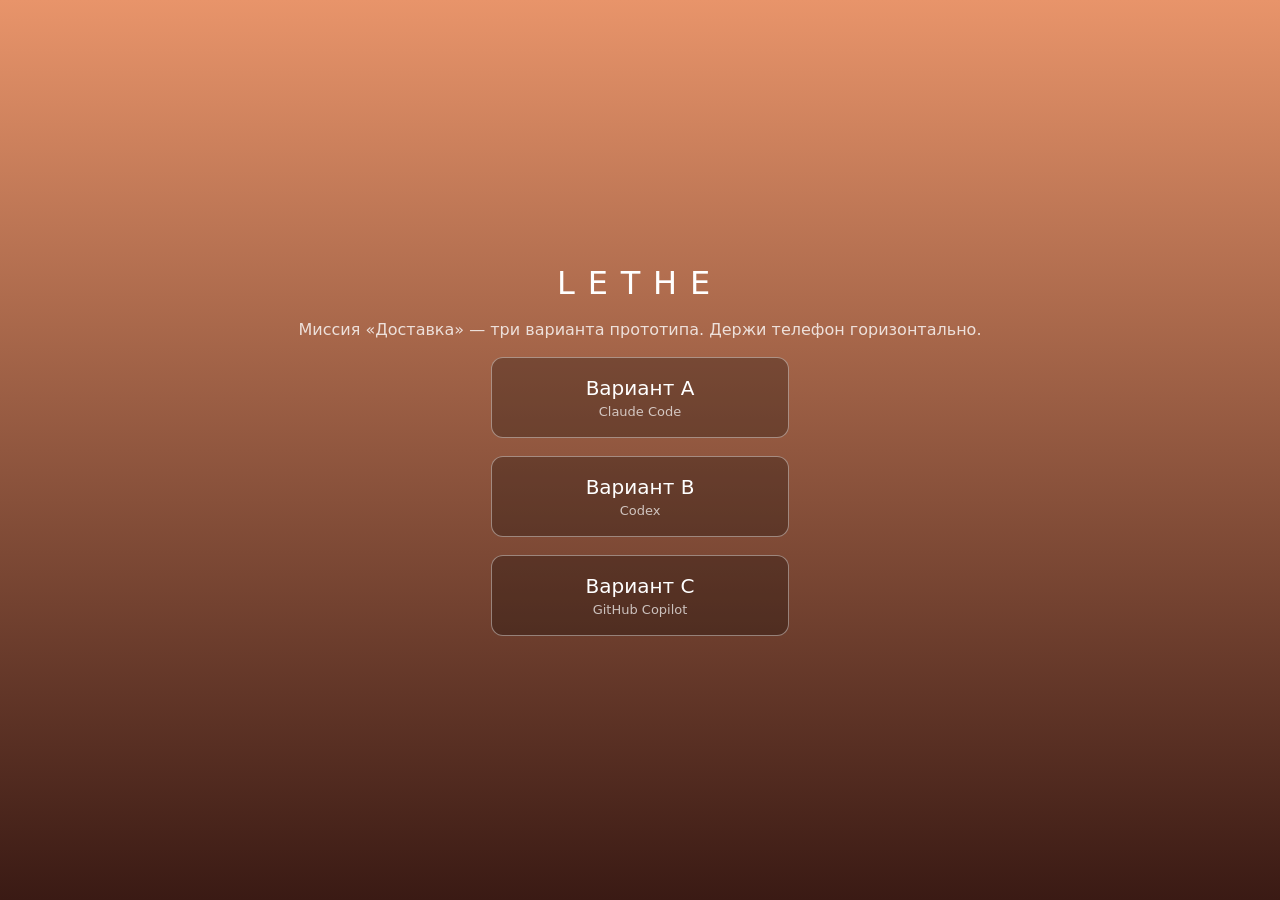
<file: index.html>
<!doctype html><html lang="ru"><head><meta charset="utf-8"><meta name="viewport" content="width=device-width,initial-scale=1">
<title>LETHE / ЛЕТА — Delivery prototype</title>
<style>body{margin:0;min-height:100vh;background:linear-gradient(#e8946a,#3a1a14);color:#fff;font-family:system-ui,sans-serif;display:flex;flex-direction:column;align-items:center;justify-content:center;gap:18px;text-align:center}
h1{letter-spacing:.4em;font-weight:300;margin:0}p{opacity:.8;margin:0 12px}a{display:block;width:260px;padding:18px;border:1px solid #fff6;border-radius:12px;color:#fff;text-decoration:none;background:#0004;font-size:20px}a small{display:block;opacity:.7;font-size:13px;margin-top:4px}</style></head>
<body><h1>LETHE</h1><p>Миссия «Доставка» — три варианта прототипа. Держи телефон горизонтально.</p>
<a href="./claude/">Вариант A<small>Claude Code</small></a>
<a href="./codex/">Вариант B<small>Codex</small></a>
<a href="./copilot/">Вариант C<small>GitHub Copilot</small></a>
</body></html>
</file>
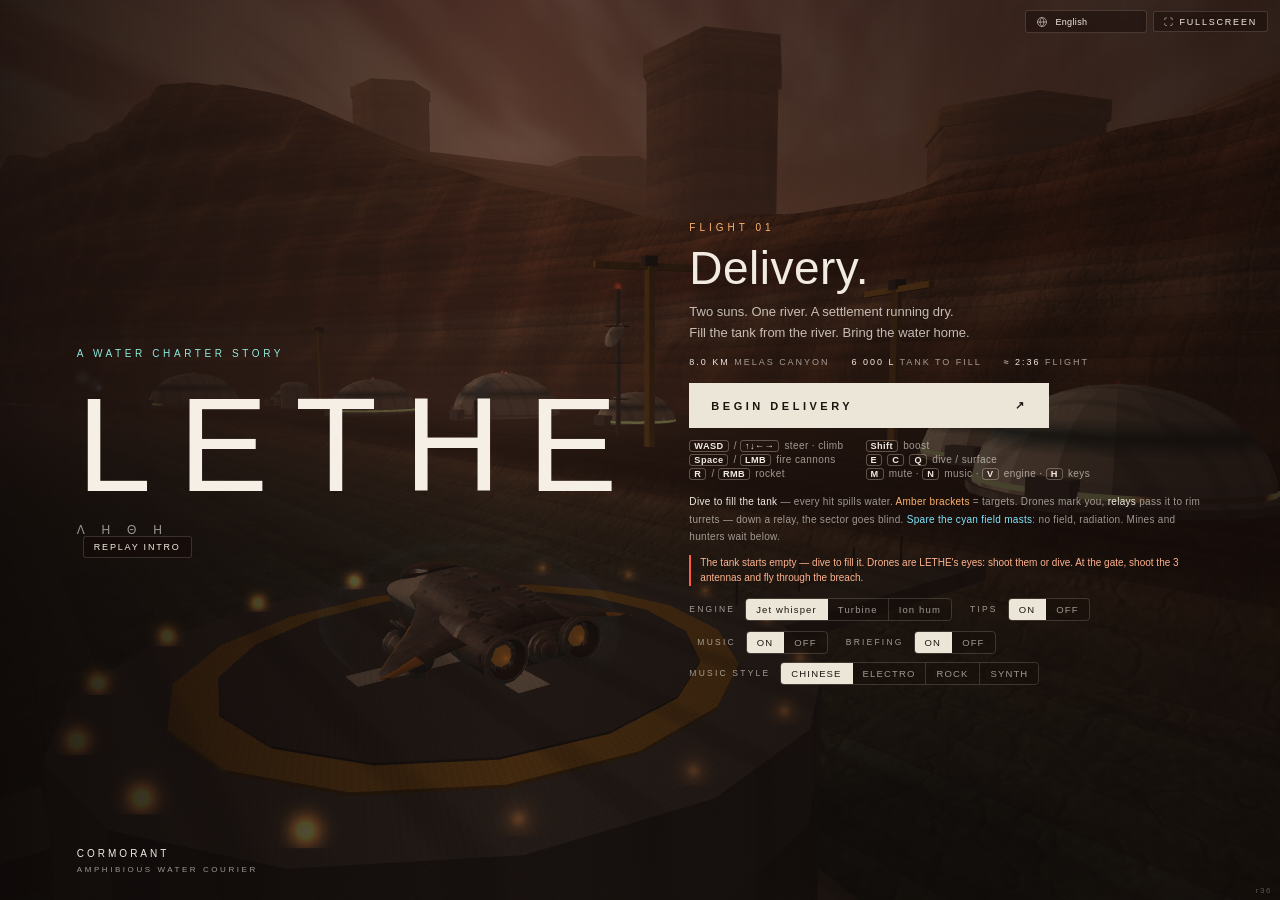
<file: claude/index.html>
<!doctype html>
<html lang="en">
<head>
<meta charset="utf-8">
<meta name="viewport" content="width=device-width,initial-scale=1,maximum-scale=1,user-scalable=no,viewport-fit=cover">
<meta name="theme-color" content="#1c120e">
<meta name="mobile-web-app-capable" content="yes">
<meta name="apple-mobile-web-app-capable" content="yes">
<title>LETHE — Delivery</title>
<link rel="icon" href="data:,">
<link rel="manifest" href="manifest.webmanifest?v=r36">
<link rel="apple-touch-icon" href="assets/icon-192.png">
<style>
  :root{--sl:env(safe-area-inset-left,0px);--sr:env(safe-area-inset-right,0px);--st:env(safe-area-inset-top,0px);--sb:env(safe-area-inset-bottom,0px);
    --ink:#f2ebe2;--dim:rgba(242,235,226,.62);--amber:#ffb36b;--teal:#8fe9dc;--cyan:#7fe6ff;--red:#ff5a44;--line:rgba(255,236,214,.16);
    /* round 25: system fonts only — CJK / Hangul / Devanagari fall through to whatever the OS ships */
    --latin:-apple-system,BlinkMacSystemFont,"SF Pro Display","Segoe UI",Roboto,"Helvetica Neue",Arial;
    --cjk:"Noto Sans CJK SC","PingFang SC","Hiragino Sans","Microsoft YaHei","Noto Sans JP","Yu Gothic","Apple SD Gothic Neo","Malgun Gothic","Noto Sans KR","Noto Sans Devanagari","Nirmala UI","Mangal";
    --font:var(--latin),var(--cjk),sans-serif}
  html[lang=zh-Hans]{--font:var(--latin),"Noto Sans CJK SC","PingFang SC","Microsoft YaHei","Source Han Sans SC",var(--cjk),sans-serif}
  html[lang=ja]{--font:var(--latin),"Noto Sans CJK JP","Hiragino Sans","Hiragino Kaku Gothic ProN","Yu Gothic","Meiryo","Noto Sans JP",var(--cjk),sans-serif}
  html[lang=ko]{--font:var(--latin),"Noto Sans CJK KR","Apple SD Gothic Neo","Malgun Gothic","Noto Sans KR",var(--cjk),sans-serif}
  html[lang=hi]{--font:var(--latin),"Noto Sans Devanagari","Kohinoor Devanagari","Nirmala UI","Mangal",var(--cjk),sans-serif}
  *{box-sizing:border-box;margin:0;padding:0}
  html,body{width:100%;height:100%;overflow:hidden;background:#1b0f0b;color:var(--ink);
    font-family:var(--font);font-weight:400;
    -webkit-font-smoothing:antialiased;-webkit-user-select:none;user-select:none;-webkit-touch-callout:none;touch-action:none;-webkit-tap-highlight-color:transparent}
  canvas{display:block;position:fixed;inset:0;width:100%;height:100%;outline:none}
  .ov{position:fixed;inset:0;pointer-events:none}
  #tintUnder{background:radial-gradient(ellipse at 50% 35%,rgba(40,170,160,.06) 20%,rgba(0,40,48,.5) 100%);opacity:0;transition:opacity .35s}
  #tintRad{background:radial-gradient(ellipse at center,rgba(255,30,0,.08) 20%,rgba(190,10,0,.34) 65%,rgba(120,0,0,.7) 100%);opacity:0}
  #tintHit{background:radial-gradient(ellipse at center,transparent 40%,rgba(255,120,40,.5) 100%);opacity:0}
  #tintShield{background:radial-gradient(ellipse at center,transparent 45%,rgba(90,220,255,.35) 100%);opacity:0}
  #tintLock{box-shadow:inset 0 0 0 2px rgba(255,60,40,.0);opacity:0;background:radial-gradient(ellipse at center,transparent 60%,rgba(255,40,20,.22) 100%)}
  #fade{background:#120a07;opacity:1;transition:opacity 1.2s ease;z-index:30}
  #fade.off{opacity:0}

  /* ---------- HUD ---------- */
  #hud{position:fixed;inset:0;pointer-events:none;opacity:0;transition:opacity .8s ease .2s;font-size:11px;letter-spacing:.14em;text-shadow:0 1px 3px rgba(0,0,0,.55)}
  /* soft top scrim keeps the thin HUD legible against a bright sky / sun */
  #hud::before{content:"";position:absolute;left:0;right:0;top:0;height:min(150px,34vh);background:linear-gradient(180deg,rgba(14,7,4,.38),rgba(14,7,4,.14) 55%,transparent)}
  body.playing #hud{opacity:1}
  .lbl{display:flex;justify-content:space-between;align-items:baseline;font-size:9.5px;font-weight:500;color:var(--dim);gap:8px;white-space:nowrap}
  .lbl i{font-style:normal;opacity:.6;font-weight:400;letter-spacing:.08em}
  .lbl b{font-weight:500;color:var(--ink);font-variant-numeric:tabular-nums;letter-spacing:.06em;font-size:11px}
  .bar{position:relative;height:3px;background:rgba(255,240,225,.13);border-radius:2px;overflow:hidden;margin-top:4px}
  .bar>div{position:absolute;inset:0;transform-origin:left;border-radius:2px;transition:background .3s}
  .bar>.ghost{background:rgba(255,255,255,.45)!important}
  #pL{position:absolute;left:calc(16px + var(--sl));top:calc(12px + var(--st));width:198px}
  #pL .row{margin-bottom:9px}
  #bCargo>div.v{background:linear-gradient(90deg,#29b8b0,#8ff2e6)}
  #bShield>div.v{background:linear-gradient(90deg,#3bb7ff,#9ff0ff);box-shadow:0 0 6px #6fe0ff}
  #bHealth>div.v{background:linear-gradient(90deg,#e8954a,#ffe0a0)}
  #bRad>div.v{background:linear-gradient(90deg,#ff5030,#ff9a60)}
  .row.pulse{animation:pulse .5s ease}
  @keyframes pulse{0%{transform:translateX(0)}20%{transform:translateX(3px);filter:brightness(1.8)}45%{transform:translateX(-2px)}70%{transform:translateX(1px)}100%{transform:none}}
  .row.regen .bar{box-shadow:0 0 10px rgba(110,220,255,.65)}
  .row.regen .lbl span{color:var(--cyan)}
  .row.down .lbl b{color:var(--red)}
  /* round 6: water burn — steam-white tag under the cargo bar (space reserved, so the panel never jumps) */
  #burnTag{height:20px;margin-top:3px;font-size:8.5px;font-weight:600;letter-spacing:.16em;line-height:1.15;color:#e8f4ff;overflow:hidden;
    text-shadow:0 0 6px rgba(160,225,255,.7);opacity:0;transition:opacity .3s}
  #burnTag i{display:block;font-style:normal;font-weight:400;font-size:7.5px;letter-spacing:.12em;color:rgba(200,238,255,.72)}
  #rCargoRow.burn #burnTag{opacity:1;animation:burnP 1.1s ease-in-out infinite}
  @keyframes burnP{50%{opacity:.5}}
  #rCargoRow.burn .bar::after{content:"";position:absolute;inset:0;background:linear-gradient(90deg,transparent,rgba(235,250,255,.85) 50%,transparent);
    width:40%;animation:burnS 1.3s linear infinite;mix-blend-mode:screen}
  @keyframes burnS{from{transform:translateX(-100%)}to{transform:translateX(250%)}}
  #rCargoRow.burn .bar{box-shadow:0 0 8px rgba(190,235,255,.55)}
  /* round 26: tank filling (cyan, rising shimmer), intake full, +/- water ticks, breach countdown, build tag */
  #rCargoRow .lbl{position:relative;gap:5px}
  #tSpd{font-style:normal;font-size:9px;letter-spacing:0;opacity:.8;margin-left:auto;font-variant-numeric:tabular-nums}
  #tankTick{position:absolute;right:0;top:21px;font-style:normal;font-size:12px;font-weight:600;letter-spacing:.04em;white-space:nowrap;opacity:0;
    font-variant-numeric:tabular-nums;pointer-events:none}
  #tankTick.up{color:#8ff2e6;text-shadow:0 0 8px rgba(80,240,220,.8)} #tankTick.dn{color:#ff8a6a;text-shadow:0 0 8px rgba(255,90,60,.7)}
  #tankTick.on{animation:tickIn 1.1s ease forwards}
  @keyframes tickIn{0%{opacity:0;transform:translateY(6px)}15%{opacity:1;transform:none}70%{opacity:1}100%{opacity:0;transform:translateY(-6px)}}
  #rCargoRow.fill #burnTag{opacity:1;color:#bffaf2;text-shadow:0 0 6px rgba(80,240,220,.8);animation:burnP 1.1s ease-in-out infinite}
  #rCargoRow.fill #burnTag.intake{color:#ffe0a0;text-shadow:0 0 6px rgba(255,190,90,.6);animation:none}
  #rCargoRow.fill .bar{box-shadow:0 0 10px rgba(80,240,220,.75)}
  #rCargoRow.fill .lbl span,#rCargoRow.fill .lbl b{color:#8ff2e6}
  #rCargoRow.fill .bar::after{content:"";position:absolute;inset:0;background:linear-gradient(90deg,transparent,rgba(200,255,250,.9) 50%,transparent);
    width:35%;animation:burnS .9s linear infinite;mix-blend-mode:screen}
  #breachCue{position:absolute;left:50%;bottom:calc(14px + var(--sb));transform:translate(-50%,0);text-align:center;pointer-events:none;opacity:0;transition:opacity .25s;white-space:nowrap}
  #breachCue.open,#breachCue.reboot{opacity:1}
  #breachCue i{display:block;font-style:normal;font-size:10px;font-weight:600;letter-spacing:.32em;color:#9ff2d8;text-shadow:0 1px 3px rgba(0,0,0,.8)}
  #breachCue b{display:block;font-size:34px;font-weight:300;color:#fff;letter-spacing:.02em;font-variant-numeric:tabular-nums;text-shadow:0 0 16px rgba(60,255,190,.6),0 1px 3px rgba(0,0,0,.8)}
  #breachCue b small{font-size:14px;margin-left:2px;opacity:.7}
  #breachCue.hot b{color:#ffb070;text-shadow:0 0 16px rgba(255,120,60,.7),0 1px 3px rgba(0,0,0,.8);animation:burnP .5s ease-in-out infinite}
  #breachCue.reboot i{color:#ff8a5a;font-size:11px}
  #buildTag{position:absolute;right:calc(8px + var(--sr));bottom:calc(5px + var(--sb));font-size:8px;letter-spacing:.2em;color:rgba(242,235,226,.32);pointer-events:none}
  #pR{position:absolute;right:calc(16px + var(--sr));top:calc(10px + var(--st));text-align:right}
  #dampCue{position:absolute;right:calc(16px + var(--sr));top:calc(118px + var(--st));max-width:240px;text-align:right;
    font-size:10px;font-weight:600;letter-spacing:.14em;line-height:1.25;color:#ffb15e;opacity:0;transition:opacity .2s;
    text-shadow:0 0 8px rgba(255,160,60,.5),0 1px 2px #000}
  #dampCue i{display:block;font-style:normal;font-weight:500;font-size:8px;letter-spacing:.1em;color:rgba(255,214,170,.82);margin-top:2px}
  #dampCue.on{opacity:1;animation:dampP .75s ease-in-out infinite}
  @keyframes dampP{50%{opacity:.5}}
  #pR.damp #tSpeed{color:#ffb15e;text-shadow:0 0 8px rgba(255,150,50,.65)}
  .stat{margin-bottom:4px}
  .stat .k{font-size:9px;color:var(--dim);font-weight:500}
  .stat .k i{font-style:normal;opacity:.6}
  .stat .v{font-size:21px;font-weight:300;letter-spacing:.02em;font-variant-numeric:tabular-nums;color:#fff;line-height:1.05}
  .stat .u{font-size:9px;color:var(--dim);margin-left:3px;letter-spacing:.1em}
  #route{position:absolute;left:50%;top:calc(12px + var(--st));transform:translateX(-50%);width:min(34vw,380px)}
  #routeBar{position:relative;height:3px;background:rgba(255,240,225,.12);border-radius:2px;margin:5px 14px 0}
  #routeBar .z{position:absolute;top:0;height:3px;background:rgba(110,225,255,.55);border-radius:1px}
  #routeBar .z.off{background:var(--red);box-shadow:0 0 6px var(--red)}
  #routeShip{position:absolute;top:-4px;width:2px;height:11px;background:#fff;box-shadow:0 0 6px var(--amber);margin-left:-1px;z-index:2}
  #route .ab{position:absolute;top:-3px;font-size:10px;font-weight:600;color:var(--dim)}
  #markBox{position:absolute;left:50%;top:calc(36px + var(--st));transform:translateX(-50%);width:min(26vw,250px);opacity:0;transition:opacity .25s}
  #markBox .lbl span{color:#ff8d7a}
  #bMark>div.v{background:linear-gradient(90deg,#ff3a20,#ff9070);box-shadow:0 0 8px #ff4a30}
  #markBox.lock .lbl span,#markBox.lock .lbl b{color:#fff;animation:blink .25s steps(2) infinite}
  #markBox.norelay .lbl span,#markBox.norelay .lbl b{color:#b9a8a0} #markBox.norelay #bMark>div.v{background:#6a5a55;box-shadow:none}
  @keyframes blink{50%{opacity:.25}}
  #airBox{position:absolute;left:50%;bottom:calc(16px + var(--sb));transform:translateX(-50%);width:min(24vw,280px);opacity:0;transition:opacity .3s}
  #bAir>div.v{background:linear-gradient(90deg,#3ee8e0,#c0fff8)}
  #airBox.low #bAir>div.v{background:linear-gradient(90deg,#f42,#fa6)}
  #msg{position:absolute;left:50%;top:max(calc(118px + var(--st)),21%);transform:translate(-50%,0);text-align:center;font-size:17px;font-weight:300;letter-spacing:.32em;
    opacity:0;transition:opacity .35s,transform .35s;width:max-content;max-width:calc(94vw - var(--sl) - var(--sr));line-height:1.3}
  #msg small{display:block;font-size:10px;opacity:.7;font-weight:400;letter-spacing:.24em;margin-top:5px}
  #toast{position:absolute;left:50%;top:calc(64px + var(--st));transform:translate(-50%,-8px);max-width:min(62vw,620px);text-align:center;font-size:11px;letter-spacing:.08em;
    line-height:1.5;padding:7px 14px;border-left:2px solid var(--red);background:linear-gradient(90deg,rgba(20,8,6,.72),rgba(20,8,6,.35));opacity:0;transition:opacity .6s ease,transform .6s ease}
  #toast.on{opacity:1;transform:translate(-50%,0)}
  #toast i{font-style:normal;color:var(--dim)}
  #toast em{font-style:italic}
  /* ---------- round 11: first-boat tutorial prompt + pulsing DIVE button ---------- */
  #tut{position:absolute;left:50%;top:max(calc(84px + var(--st)),15%);transform:translate(-50%,6px) scale(.97);text-align:center;opacity:0;pointer-events:none;
    transition:opacity .35s,transform .35s;padding:14px 30px 16px;background:radial-gradient(closest-side,rgba(12,6,4,.66),rgba(12,6,4,.45) 55%,rgba(12,6,4,0));white-space:nowrap}
  #tut.on{opacity:1;transform:translate(-50%,0) scale(1)}
  /* round 17: per-threat intro prompt (same look as the boat tutorial) */
  #intro{position:absolute;left:50%;top:max(calc(84px + var(--st)),15%);transform:translate(-50%,6px) scale(.97);text-align:center;opacity:0;pointer-events:none;
    transition:opacity .35s,transform .35s;padding:14px 30px 16px;background:radial-gradient(closest-side,rgba(12,6,4,.66),rgba(12,6,4,.45) 55%,rgba(12,6,4,0));white-space:nowrap}
  #intro.on{opacity:1;transform:translate(-50%,0) scale(1)}
  #intro .tl{font-size:clamp(24px,3.4vw,42px);font-weight:600;letter-spacing:.03em;color:#fff4e4;text-shadow:0 0 18px rgba(255,140,60,.55),0 2px 3px rgba(0,0,0,.7);line-height:1.1}
  #intro .te{font-size:clamp(12px,1.5vw,18px);font-weight:500;letter-spacing:.28em;color:#ffc37e;margin-top:4px;text-shadow:0 1px 3px rgba(0,0,0,.8)}
  #intro .tx{margin-top:8px;text-shadow:0 1px 3px rgba(0,0,0,.9)}
  #intro .tk{font-size:13px;letter-spacing:.1em;color:#f6efe6}
  #intro .tk i{font-style:normal;color:var(--dim)}
  #intro .tc{font-size:11px;letter-spacing:.06em;color:#bff8f0;margin-top:4px}
  #intro .tc i{display:block;font-style:normal;color:rgba(191,248,240,.7);font-size:10px}
  #intro kbd{display:inline-block;font:inherit;font-weight:700;color:#1d1410;background:#ece6d8;border-radius:4px;padding:0 7px;margin:0 2px;box-shadow:0 2px 0 rgba(0,0,0,.45)}
  #intro .tt{display:none;color:#8ff4ea}
  .touch #intro .tt{display:inline} .touch #intro .dk{display:none}
  @media (max-height:500px){ #intro{top:calc(56px + var(--st));padding:8px 22px 10px} #intro .tl{font-size:28px} #intro .te{font-size:12px} #intro .tx{margin-top:4px} #intro .tk{font-size:12px} #intro .tc{font-size:10px} #intro .tc i{font-size:9px} }
  #tut .tl{font-size:clamp(24px,3.4vw,42px);font-weight:600;letter-spacing:.03em;color:#fff4e4;text-shadow:0 0 18px rgba(255,140,60,.55),0 2px 3px rgba(0,0,0,.7);line-height:1.1}
  #tut .te{font-size:clamp(12px,1.5vw,18px);font-weight:500;letter-spacing:.28em;color:#ffc37e;margin-top:4px;text-shadow:0 1px 3px rgba(0,0,0,.8)}
  #tut .tr{display:flex;align-items:center;justify-content:center;gap:12px;margin-top:8px}
  #tut .tx{text-align:left;text-shadow:0 1px 3px rgba(0,0,0,.9)}
  #tut .tk{font-size:13px;letter-spacing:.1em;color:#f6efe6}
  #tut .tc{font-size:11px;letter-spacing:.08em;color:#bff8f0;margin-top:4px}
  #tut .tc i{display:block;font-style:normal;color:rgba(191,248,240,.7);font-size:10px}
  #tut .tk i{font-style:normal;color:var(--dim)}
  #tut kbd{display:inline-block;font:inherit;font-weight:700;color:#1d1410;background:#ece6d8;border-radius:4px;padding:0 7px;margin:0 2px;box-shadow:0 2px 0 rgba(0,0,0,.45);animation:tutKey 1s ease-in-out infinite}
  #tut .tt{display:none;color:#8ff4ea}
  .touch #tut .tt{display:inline} .touch #tut .dk{display:none}
  #tut svg{width:132px;height:44px;flex:none;overflow:visible}
  #tut svg path{fill:none;stroke-linecap:round;stroke-linejoin:round}
  #tut svg .w{stroke:rgba(120,230,255,.75);stroke-width:1.6;stroke-dasharray:6 4}
  #tut svg .b{stroke:#ffe2c2;stroke-width:1.8;fill:rgba(255,205,160,.35)}
  #tut svg .p{stroke:#8ff4ea;stroke-width:2.4;stroke-dasharray:5 4;animation:tutPath 1.1s linear infinite}
  #tut svg .u,#tut svg .uh{stroke:#ffb15e;stroke-width:2.6;animation:tutUp .8s ease-in-out infinite}
  #tut svg .dn,#tut svg .dnh{stroke:#8ff4ea;stroke-width:2.2;animation:tutDown .8s ease-in-out infinite}
  #tut svg .tp{stroke:#ffb15e;stroke-width:2.6;stroke-dasharray:7 4;animation:tutPath .7s linear infinite}
  #tut svg .th{fill:#ffb15e;stroke:none}
  #tut svg .wk{fill:#ffd2a0;stroke:#ff8a3a;stroke-width:1.4;animation:tutWk .6s ease-in-out infinite alternate}
  #tut .tl kbd{font-size:.62em;vertical-align:.18em;padding:0 .35em}
  @keyframes tutDown{0%,100%{transform:translateY(-2px);opacity:.6}50%{transform:translateY(2px);opacity:1}}
  @keyframes tutWk{from{opacity:.55}to{opacity:1}}
  @keyframes tutPath{to{stroke-dashoffset:-18}}
  @keyframes tutUp{0%,100%{transform:translateY(2px);opacity:.6}50%{transform:translateY(-2px);opacity:1}}
  @keyframes tutKey{0%,100%{transform:translateY(0)}50%{transform:translateY(-2px)}}
  body.tutorial #toast{opacity:0}
  /* round 25: translated prompt lines can be long (FR / DE / HI) — titles stay on one line, the explanation wraps */
  #intro .tx{white-space:normal;width:max-content;max-width:min(86vw,600px);margin-left:auto;margin-right:auto} #tut .tx{white-space:normal;max-width:min(calc(86vw - 150px),460px)}
  #intro .tl,#tut .tl{max-width:94vw;white-space:normal}
  @media (max-height:500px){ #tut{top:calc(56px + var(--st));padding:8px 22px 10px} #tut .tl{font-size:30px} #tut .te{font-size:12px;margin-top:2px}
    #tut .tr{margin-top:4px;gap:10px} #tut svg{width:96px;height:32px} #tut .tk{font-size:12px} #tut .tc{margin-top:2px;font-size:10px} #tut .tc i{font-size:9px} }
  #btnDive.pulse{border-color:#8ff4ea;border-width:2px;background:rgba(40,190,180,.45);animation:diveGlow .9s ease-in-out infinite}
  #btnDive.pulse::after,#btnDive.pulse::before{content:"";position:absolute;inset:-4px;border-radius:inherit;border:2px solid rgba(140,255,240,.9);animation:diveRing 1.2s ease-out infinite;pointer-events:none}
  #btnDive.pulse::before{animation-delay:.6s}
  @keyframes diveRing{0%{transform:scale(.95);opacity:1}100%{transform:scale(1.75);opacity:0}}
  body:not(.touch) #btnDive.pulse::after,body:not(.touch) #btnDive.pulse::before{animation-name:diveRingD}
  @keyframes diveRingD{0%{transform:scale(1);opacity:1}100%{transform:scale(1.18,1.6);opacity:0}}
  /* round 12: tutorial step 2 — ROCKET (torpedo) pulses once submerged with a lock */
  #btnRocket.pulse{border-color:#ffc070;border-width:2px;background:rgba(255,150,50,.38);animation:rkGlow .8s ease-in-out infinite}
  #btnRocket.pulse::after,#btnRocket.pulse::before{content:"";position:absolute;inset:-4px;border-radius:inherit;border:2px solid rgba(255,190,110,.95);animation:diveRing 1.1s ease-out infinite;pointer-events:none}
  #btnRocket.pulse::before{animation-delay:.55s}
  body:not(.touch) #btnRocket.pulse::after,body:not(.touch) #btnRocket.pulse::before{animation-name:diveRingD}
  @keyframes rkGlow{0%,100%{box-shadow:0 0 10px rgba(255,170,80,.5)}50%{box-shadow:0 0 28px rgba(255,170,80,.95)}}
  @keyframes diveGlow{0%,100%{box-shadow:0 0 10px rgba(120,255,235,.5)}50%{box-shadow:0 0 28px rgba(120,255,235,.95)}}
  #pop{position:absolute;left:50%;top:calc(max(calc(118px + var(--st)),21%) + 62px);transform:translate(-50%,-50%);font-size:13px;font-weight:500;letter-spacing:.2em;color:#ffd9a8;opacity:0;white-space:nowrap}
  #reticle{position:absolute;left:0;top:0;width:30px;height:30px;margin:-15px 0 0 -15px;border:1px solid rgba(255,230,190,.55);border-radius:50%}
  #reticle::before,#reticle::after{content:"";position:absolute;background:rgba(255,230,190,.85)}
  #reticle::before{left:50%;top:-6px;width:1px;height:8px;margin-left:-.5px}
  #reticle::after{top:50%;left:-6px;height:1px;width:8px;margin-top:-.5px}
  #reticle.warn{border-color:var(--cyan)}
  .brk{position:absolute;left:0;top:0;width:44px;height:44px;margin:-22px 0 0 -22px;display:none}
  .brk::before,.brk::after{content:"";position:absolute;inset:0;border:1.5px solid #ff4a30;clip-path:polygon(0 0,32% 0,32% 8%,8% 8%,8% 32%,0 32%,0 68%,8% 68%,8% 92%,32% 92%,32% 100%,0 100%);filter:drop-shadow(0 0 3px #ff3a20)}
  .brk::after{transform:scaleX(-1)}
  .brk span{position:absolute;top:100%;left:50%;transform:translateX(-50%);font-size:8px;letter-spacing:.16em;color:#ff8d7a;white-space:nowrap;margin-top:2px}
  #pips{display:flex;gap:4px;margin-top:5px}
  #pips i{flex:1;height:4px;border-radius:1px;background:linear-gradient(90deg,#ff9a40,#ffd090);box-shadow:0 0 5px rgba(255,150,60,.6);transition:opacity .25s,background .25s}
  #pips i.off{background:rgba(255,240,225,.13);box-shadow:none}
  #pips.cd i:not(.off){opacity:.45}
  #snd{position:absolute;top:calc(6px + var(--st));left:calc(50% - min(17vw,190px) - 44px);width:30px;height:24px;pointer-events:auto;cursor:pointer;
    display:flex;align-items:center;justify-content:center;color:var(--dim);border:1px solid var(--line);border-radius:12px;background:rgba(20,10,8,.25);font-size:12px}
  #snd svg{width:15px;height:15px}
  #snd.muted{color:var(--red)}
  #sDown{position:absolute;left:calc(16px + var(--sl));top:calc(188px + var(--st));font-size:10px;font-weight:600;letter-spacing:.24em;color:var(--red);opacity:0}
  #sDown.on{animation:sdown 1.6s ease}
  @keyframes sdown{0%,30%,60%{opacity:1}15%,45%{opacity:.2}100%{opacity:0}}
  #qual{position:absolute;right:calc(16px + var(--sr));bottom:calc(6px + var(--sb));font-size:8px;color:rgba(255,255,255,.3);letter-spacing:.2em}
  .touch #qual{display:none}

  /* ---------- touch controls ---------- */
  #touch{position:fixed;inset:0;display:none;pointer-events:none}
  .touch.playing #touch{display:block}
  #stickZone{position:absolute;left:0;top:36%;bottom:0;width:36%;pointer-events:auto;touch-action:none}
  #stickBase{position:fixed;left:calc(15% + var(--sl));top:70%;width:112px;height:112px;margin:-56px 0 0 -56px;border-radius:50%;border:1px solid rgba(255,230,200,.28);
    background:radial-gradient(circle,rgba(255,220,180,.03),rgba(255,220,180,.09));opacity:.5;transition:opacity .2s}
  #stickBase.active{opacity:1}
  #stickKnob{position:absolute;left:50%;top:50%;width:46px;height:46px;transform:translate(-50%,-50%);border-radius:50%;background:rgba(255,230,200,.22);border:1px solid rgba(255,240,220,.6);backdrop-filter:blur(4px)}
  .tbtn{position:absolute;pointer-events:auto;touch-action:none;border-radius:50%;display:flex;align-items:center;justify-content:center;flex-direction:column;
    font-weight:500;font-size:11px;letter-spacing:.18em;color:#fff;border:1px solid rgba(255,230,200,.4);background:rgba(30,16,10,.28);backdrop-filter:blur(6px);transition:background .15s,transform .1s}
  .tbtn small{font-size:7.5px;opacity:.6;font-weight:400;margin-top:2px;letter-spacing:.12em}
  .tbtn.on{background:rgba(255,150,60,.42);border-color:#ffd0a0;transform:scale(.96)}
  #btnFire{right:calc(22px + var(--sr));bottom:calc(24px + var(--sb));width:96px;height:96px;border-color:rgba(255,150,90,.75)}
  #btnDive{right:calc(134px + var(--sr));bottom:calc(16px + var(--sb));width:72px;height:72px;border-color:rgba(90,230,230,.7)}
  #btnDive.under{background:rgba(30,160,160,.5)}
  #btnBoost{right:calc(30px + var(--sr));bottom:calc(134px + var(--sb));width:64px;height:64px}
  #btnRocket{right:calc(126px + var(--sr));bottom:calc(112px + var(--sb));width:64px;height:64px;border-color:rgba(255,190,90,.75);font-size:9.5px;letter-spacing:.12em}
  #btnRocket.empty{opacity:.35}
  #btnRocket.cd{border-color:rgba(255,190,90,.3)}
  #btnTilt{right:calc(216px + var(--sr));bottom:calc(30px + var(--sb));width:auto;height:24px;border-radius:12px;padding:0 10px;font-size:9px;flex-direction:row;gap:5px}
  #btnTilt small{margin:0}
  /* round 25: one-language labels can be longer (ФОРСАЖ, TAUCHEN, MERGULHO) — tighter tracking on the small circles */
  .touch #btnBoost{letter-spacing:.06em;font-size:10px} .touch #btnRocket{letter-spacing:.06em} .touch #btnDive{letter-spacing:.1em}


  /* ---------- round 3: targeting markers, hit marker, key legend, engine selector, desktop buttons ---------- */
  #reticle{transition:border-color .12s,width .12s,height .12s}
  #reticle.lock{border-color:var(--amber);border-width:1.5px;box-shadow:0 0 6px rgba(255,170,90,.55)}
  #reticle.lock::before,#reticle.lock::after{background:var(--amber)}
  .tgt{position:absolute;left:0;top:0;width:32px;height:32px;display:none;opacity:.78;transition:opacity .2s}
  .tgt::before,.tgt::after{content:"";position:absolute;inset:0;border:1px solid var(--amber);
    clip-path:polygon(0 0,26% 0,26% 1.5px,1.5px 1.5px,1.5px 26%,0 26%,0 74%,1.5px 74%,1.5px calc(100% - 1.5px),26% calc(100% - 1.5px),26% 100%,0 100%)}
  .tgt::after{transform:scaleX(-1)}
  .tgt.aim{opacity:1}.tgt.aim::before,.tgt.aim::after{border-width:1.5px;filter:drop-shadow(0 0 3px rgba(255,160,70,.9))}
  .tgt span,.mtag span{position:absolute;top:100%;left:50%;transform:translateX(-50%);margin-top:3px;font-size:8.5px;letter-spacing:.18em;font-weight:500;white-space:nowrap;color:var(--amber)}
  .mtag{position:absolute;left:0;top:0;width:0;height:0;display:none}
  .mtag::before{content:"";position:absolute;left:-9px;top:-9px;width:16px;height:16px;border:1px solid var(--cyan);border-radius:50%;box-shadow:0 0 6px rgba(127,230,255,.6)}
  .mtag::after{content:"";position:absolute;left:-1px;top:-6px;width:1.5px;height:10px;background:var(--cyan);transform:rotate(45deg);box-shadow:0 0 0 0}
  .mtag span{color:var(--cyan);top:-9px;left:14px;transform:none;margin:0;padding:2px 6px;border:1px solid rgba(127,230,255,.45);background:rgba(4,22,28,.45)}
  #hitx{position:absolute;left:0;top:0;width:26px;height:26px;margin:-13px 0 0 -13px;opacity:0;pointer-events:none}
  #hitx::before,#hitx::after{content:"";position:absolute;left:50%;top:50%;width:26px;height:2px;margin:-1px 0 0 -13px;background:#fff;box-shadow:0 0 5px var(--amber);
    clip-path:polygon(0 0,34% 0,34% 100%,0 100%,0 0,66% 0,100% 0,100% 100%,66% 100%,66% 0)}
  #hitx::before{transform:rotate(45deg)}#hitx::after{transform:rotate(-45deg)}
  #hitx.on{animation:hitx .32s ease-out}
  #hitx.kill::before,#hitx.kill::after{background:var(--amber)}
  @keyframes hitx{0%{opacity:1;scale:1.5}35%{opacity:1;scale:1}100%{opacity:0;scale:.9}}
  /* ---------- round 4: naval targets, armour ricochet tag, off-screen threat chevrons ---------- */
  #reticle.uw{border-color:rgba(120,255,235,.7)}
  #reticle.uw::before,#reticle.uw::after{background:rgba(140,255,240,.9)}
  .tgt.uwk::before,.tgt.uwk::after{border-color:#8ff6e6}
  .tgt.uwk span{color:#8ff6e6}
  .tgt.boat{opacity:1;color:var(--amber)}
  .tgt.boat::before,.tgt.boat::after{border-color:currentColor;border-width:2px}
  .tgt.boat span{color:inherit;font-size:11.5px;font-weight:600;letter-spacing:.14em;margin-top:6px;padding:1px 6px;background:rgba(18,8,5,.55);border:1px solid currentColor;text-shadow:0 1px 2px #000}
  .tgt.boat::before,.tgt.boat::after{filter:drop-shadow(0 0 3px currentColor)}
  .tgt.boat.alert{animation:boatAlert .3s ease-in-out infinite alternate}
  @keyframes boatAlert{from{opacity:.6}to{opacity:1}}
  .tgt.weak{opacity:1;animation:weak .7s ease-in-out infinite alternate}
  .tgt.weak::before,.tgt.weak::after{border-width:2px;border-color:#ffb36b;filter:drop-shadow(0 0 4px rgba(255,170,80,.9))}
  .tgt.weak span{color:#ffd2a0;font-weight:600}
  @keyframes weak{from{opacity:.65}to{opacity:1}}
  /* round 12: torpedo lock on the belly (pulses) + boat hull HP bar */
  .tgt.torp{color:#ff8a3a;animation:torpLock .42s ease-in-out infinite alternate}
  .tgt.torp::before,.tgt.torp::after{border-width:2.5px;border-color:#ff8a3a;filter:drop-shadow(0 0 5px rgba(255,120,50,.95))}
  .tgt.torp span{color:#ffe0c0;font-size:11.5px;font-weight:700;letter-spacing:.14em;margin-top:6px;padding:1px 7px;background:rgba(40,12,4,.6);border:1px solid #ff8a3a;text-shadow:0 1px 2px #000}
  @keyframes torpLock{from{opacity:.7;scale:1.08}to{opacity:1;scale:.96}}
  .tgt .hpb{display:none;position:absolute;left:18%;right:18%;top:-8px;height:3px;background:rgba(0,0,0,.55);border:1px solid rgba(0,0,0,.4)}
  .tgt.hp .hpb{display:block}
  .tgt .hpb i{display:block;height:100%;background:#ffb36b;transform-origin:0 50%}
  .tgt.boat .hpb i{background:currentColor}
  .armor{position:absolute;left:0;top:0;transform:translate(-50%,-50%);font-size:10px;font-weight:600;letter-spacing:.2em;color:#e8f0ff;white-space:nowrap;
    text-shadow:0 0 6px rgba(140,180,255,.9),0 1px 2px #000;opacity:0;pointer-events:none}
  .armor.on{animation:armor .8s ease-out}
  @keyframes armor{0%{opacity:1;margin-top:0}60%{opacity:1}100%{opacity:0;margin-top:-26px}}
  #threats{position:absolute;inset:0;pointer-events:none}
  .thr{position:absolute;left:0;top:0;width:36px;height:36px;margin:-18px 0 0 -18px;display:none;filter:drop-shadow(0 0 5px rgba(255,40,20,.95))}
  .thr::before{content:"";position:absolute;inset:0;background:currentColor;clip-path:polygon(100% 50%,20% 4%,42% 50%,20% 96%);animation:thr .38s ease-in-out infinite alternate}
  .thr::after{content:"";position:absolute;inset:0;background:rgba(255,120,90,.55);clip-path:polygon(62% 50%,0 14%,16% 50%,0 86%);animation:thr .38s ease-in-out .19s infinite alternate}
  @keyframes thr{from{opacity:.45;transform:translateX(-3px)}to{opacity:1;transform:translateX(2px)}}
  #keys{position:absolute;left:calc(16px + var(--sl));bottom:calc(14px + var(--sb));font-size:9px;letter-spacing:.12em;line-height:1.85;color:var(--dim);
    padding:7px 11px 7px 10px;border-left:1px solid var(--line);background:linear-gradient(90deg,rgba(20,10,8,.42),rgba(20,10,8,0));opacity:0;transition:opacity 1.2s ease}
  #keys.on{opacity:1;transition:opacity .3s}
  #keys kbd,.legend kbd{font:inherit;font-weight:600;color:var(--ink);border:1px solid rgba(255,236,214,.3);border-radius:3px;padding:0 4px;margin-right:2px;font-size:.92em}
  .touch #keys{display:none}
  #engBtn{position:absolute;top:calc(6px + var(--st));left:calc(50% - min(17vw,190px) - 80px);width:30px;height:24px;pointer-events:auto;cursor:pointer;
    display:flex;align-items:center;justify-content:center;color:var(--dim);border:1px solid var(--line);border-radius:12px;background:rgba(20,10,8,.25)}
  #engBtn svg{width:14px;height:14px}
  .eng{display:flex;align-items:center;gap:10px;margin-top:12px;flex-wrap:wrap}
  #tipsSel,#musSel,#briefSel{display:inline-flex;align-items:center;gap:10px;margin-left:8px}
  #styleSel{margin-top:8px}
  #styleSel .seg button{min-width:54px}
  #styleSel .engL b{font-weight:inherit} #styleSel .sx{display:none}
  .eng .engL{font-size:8.5px;letter-spacing:.26em;color:var(--dim);font-weight:500}
  .eng .engL i{font-style:normal;opacity:.6}
  @media (max-height:520px){.eng .engL{letter-spacing:.12em}#tipsSel,#musSel,#briefSel{gap:6px;margin-left:4px}#styleSel{margin-top:4px;flex-wrap:nowrap}#styleSel .lx{display:none}#styleSel .sx{display:inline}}
  .seg{display:inline-flex;border:1px solid var(--line);border-radius:4px;overflow:hidden;pointer-events:auto}
  .seg button{font:inherit;font-size:9.5px;letter-spacing:.12em;color:var(--dim);background:rgba(20,10,8,.3);border:0;border-right:1px solid var(--line);padding:5px 10px 4px;cursor:pointer;text-align:left;line-height:1.25}
  .seg button:last-child{border-right:0}
  .seg button small{display:block;font-size:7.5px;opacity:.6;letter-spacing:.1em}
  .seg button.on{color:#1d1410;background:#ece6d8}
  .seg button:hover:not(.on){color:var(--ink)}
  .legend{display:grid;grid-template-columns:auto auto;gap:3px 22px;font-size:10px;letter-spacing:.04em;color:var(--dim);margin-top:12px;width:max-content;max-width:100%}
  .legend span{white-space:nowrap}
  .touch .legend{display:none}
  .instr .tg{color:var(--amber)} .instr .cy{color:var(--cyan)}
  /* desktop: action buttons are clickable pills with key labels (stick + tilt stay touch-only) */
  body:not(.touch).playing #touch{display:block}
  body:not(.touch) #stickZone,body:not(.touch) #stickBase,body:not(.touch) #btnTilt{display:none}
  .tbtn em{display:none;font-style:normal}
  body:not(.touch) .tbtn{border-radius:5px;width:94px;height:30px;flex-direction:row;gap:6px;font-size:9.5px;letter-spacing:.16em;cursor:pointer;background:rgba(30,16,10,.34)}
  body:not(.touch) .tbtn small{display:none}
  body:not(.touch) .tbtn em{display:inline;opacity:.65;font-weight:400;letter-spacing:.06em}
  body:not(.touch) .tbtn:hover{background:rgba(255,170,90,.18)}
  body:not(.touch) #btnFire{right:calc(16px + var(--sr));bottom:calc(24px + var(--sb));width:94px;height:30px}
  body:not(.touch) #btnRocket{right:calc(16px + var(--sr));bottom:calc(60px + var(--sb));width:94px;height:30px;font-size:9.5px}
  body:not(.touch) #btnDive{right:calc(118px + var(--sr));bottom:calc(24px + var(--sb));width:94px;height:30px}
  body:not(.touch) #btnBoost{right:calc(118px + var(--sr));bottom:calc(60px + var(--sb));width:94px;height:30px}

  /* ---------- screens ---------- */
  .screen{position:fixed;inset:0;z-index:10;transition:opacity .7s ease,visibility .7s;opacity:1;visibility:visible}
  .screen.hide{opacity:0;visibility:hidden;pointer-events:none}
  #start{background:linear-gradient(90deg,rgba(13,8,7,.9) 0%,rgba(16,10,8,.62) 40%,rgba(16,10,8,.72) 62%,rgba(16,10,8,.84) 100%);cursor:pointer}
  .ed{position:absolute;inset:0;padding:calc(34px + var(--st)) calc(6% + var(--sr)) calc(28px + var(--sb)) calc(6% + var(--sl));display:grid;grid-template-columns:1.05fr 1fr;gap:4%;align-items:center}
  .eyebrow{font-size:10px;letter-spacing:.36em;color:var(--teal);font-weight:500}
  h1{font-weight:200;font-size:clamp(56px,10.5vw,148px);letter-spacing:.2em;line-height:.95;margin:22px 0 0;color:#f6efe6}
  h1 span{display:block;font-size:12px;letter-spacing:1.4em;margin-top:16px;color:var(--dim);font-weight:400}
  .edition{position:absolute;left:calc(6% + var(--sl));bottom:calc(26px + var(--sb));font-size:10px;letter-spacing:.3em;font-weight:500}
  .edition b{font-weight:inherit} .edition span{display:block;font-size:8px;color:var(--dim);margin-top:6px;letter-spacing:.32em;font-weight:400}
  .intro .flight{font-size:10px;letter-spacing:.4em;color:var(--amber);font-weight:500}
  .intro h2{font-size:clamp(28px,3.6vw,46px);font-weight:300;margin:8px 0 6px;letter-spacing:.01em}
  .intro p{font-size:13px;line-height:1.65;color:rgba(242,235,226,.78);font-weight:300}
  .facts{display:flex;gap:22px;font-size:9px;letter-spacing:.22em;margin:14px 0 16px;color:var(--ink);font-weight:500;flex-wrap:wrap}
  .facts span i{font-style:normal;color:var(--dim)}
  .primary{display:flex;justify-content:space-between;align-items:center;background:#ece6d8;color:#1d1410;border:0;padding:16px 22px;width:min(100%,360px);
    font:inherit;font-size:11px;font-weight:600;letter-spacing:.32em;cursor:pointer;transition:background .2s,transform .2s;pointer-events:auto}
  .primary:hover{background:#fff;transform:translateX(3px)}
  .primary small{font-size:8px;letter-spacing:.2em;opacity:.55;font-weight:500;display:block;margin-top:3px}
  .instr{font-size:10px;line-height:1.75;color:var(--dim);margin-top:14px;letter-spacing:.03em}
  .instr b{color:var(--ink);font-weight:500}
  .hint{margin-top:9px;font-size:10px;line-height:1.55;color:#ffb38e;border-left:2px solid var(--red);padding-left:9px}
  .hint i{font-style:normal;opacity:.7}
  .tonly{display:none}.touch .tonly{display:inline}.touch .donly{display:none}
  #result{background:linear-gradient(90deg,rgba(12,8,7,.94),rgba(18,11,9,.75) 60%,rgba(18,11,9,.45));display:flex;flex-direction:column;justify-content:center;
    padding:calc(24px + var(--st)) calc(7% + var(--sr)) calc(24px + var(--sb)) calc(7% + var(--sl))}
  #result h2{font-size:clamp(30px,4.6vw,56px);font-weight:200;margin:10px 0 4px;letter-spacing:.01em}
  #result h2.bad{color:#ff9a80}
  #rSub{font-size:12px;color:var(--dim);letter-spacing:.12em}
  #stats{display:flex;flex-wrap:wrap;gap:12px 34px;margin:22px 0 24px;max-width:820px}
  #stats div{font-size:8.5px;letter-spacing:.26em;color:var(--dim);font-weight:500}
  #stats b{display:block;font-size:24px;font-weight:300;color:#fff;margin-top:5px;letter-spacing:.02em;font-variant-numeric:tabular-nums}
  #stats .big b{color:var(--amber)}
  #stats .big.water b{color:#8ff2e6;font-size:30px;font-weight:400;margin-top:2px;text-shadow:0 0 14px rgba(80,240,220,.35)} #stats .big.water.bad b{color:#ff9a80;text-shadow:none}
  #stats .big.water{align-self:flex-end}
  /* round 27: success threshold under the delivered water */
  #rNeed{display:block;font-style:normal;font-size:9px;letter-spacing:.16em;color:#8ff2e6;opacity:.8;margin-top:4px;white-space:nowrap} #stats .big.water.bad #rNeed{color:#ff9a80;opacity:1}
  /* round 16: mission-complete detail row, buttons, act banner, route ticks */
  #stats2{display:flex;flex-wrap:wrap;gap:6px 22px;margin:-10px 0 22px;max-width:820px}
  #stats2 div{font-size:7.5px;letter-spacing:.22em;color:var(--dim);font-weight:500}
  #stats2 b{display:block;font-size:13px;font-weight:400;color:rgba(255,255,255,.82);margin-top:3px;font-variant-numeric:tabular-nums}
  .rbtns{display:flex;gap:14px;align-items:center;flex-wrap:wrap}
  button.ghost{background:transparent;border:1px solid rgba(255,240,225,.35);color:#fff;font:inherit;font-size:12px;letter-spacing:.24em;padding:14px 22px;cursor:pointer;border-radius:2px}
  button.ghost small{display:block;font-size:8px;opacity:.6;letter-spacing:.2em;margin-top:3px}
  button.ghost:hover{border-color:var(--amber)}
  #act{position:absolute;left:50%;top:30%;transform:translate(-50%,0);text-align:center;pointer-events:none;opacity:0;white-space:nowrap}
  #act b{display:block;font-size:clamp(20px,3.4vw,40px);font-weight:200;letter-spacing:.32em;color:#fff;text-shadow:0 0 18px rgba(0,0,0,.7)}
  #act span{display:block;font-size:clamp(10px,1.3vw,14px);letter-spacing:.4em;color:var(--amber);margin-top:6px}
  #act i{display:block;font-style:normal;font-size:10px;letter-spacing:.14em;color:var(--dim);margin-top:8px}
  #act.on{animation:actIn 3.6s ease forwards}
  @keyframes actIn{0%{opacity:0;letter-spacing:.6em}12%{opacity:1}78%{opacity:1}100%{opacity:0}}
  #routeBar .gt{position:absolute;top:-4px;width:3px;height:11px;margin-left:-1px;background:#ff5a3a;box-shadow:0 0 6px #ff5a3a}
  /* round 18: checkpoint cue + route ticks */
  #cpCue{position:absolute;left:50%;top:42%;transform:translate(-50%,0);text-align:center;pointer-events:none;opacity:0;white-space:nowrap}
  #cpCue b{display:block;font-size:clamp(16px,2.2vw,26px);font-weight:500;letter-spacing:.36em;color:#9ff2d8;text-shadow:0 0 14px rgba(60,255,190,.55),0 1px 3px rgba(0,0,0,.8)}
  #cpCue span{display:block;font-size:10px;letter-spacing:.3em;color:rgba(190,255,230,.75);margin-top:3px}
  #cpCue.on{animation:cpIn 1.9s ease forwards}
  @keyframes cpIn{0%{opacity:0;transform:translate(-50%,8px)}12%{opacity:1;transform:translate(-50%,0)}75%{opacity:1}100%{opacity:0}}
  #routeBar .cp{position:absolute;top:-3px;width:5px;height:9px;margin-left:-2px;border:1px solid rgba(160,255,215,.7);border-radius:1px;box-sizing:border-box}
  #routeBar .cp.on{background:#7fffd0;box-shadow:0 0 6px #7fffd0}
  #routeBar .at{position:absolute;top:-2px;width:1px;height:7px;background:rgba(255,240,225,.55)}
  #rotate{display:none;z-index:40;background:#140a07;align-items:center;justify-content:center;flex-direction:column;gap:18px;font-size:12px;letter-spacing:.3em;text-align:center;line-height:1.8}
  @media (orientation:portrait) and (max-width:900px){ #rotate{display:flex} }
  .phone{width:40px;height:70px;border:1.5px solid var(--amber);border-radius:8px;animation:rot 2.2s infinite ease-in-out}
  @keyframes rot{50%{transform:rotate(-90deg)}}
  @media (max-height:500px){
    #pL{width:176px;top:calc(8px + var(--st))} #pL .row{margin-bottom:6px} .stat .v{font-size:17px}
    #sDown{top:calc(165px + var(--st))} #burnTag{height:18px;margin-top:2px}
    .ed{padding-top:calc(22px + var(--st));padding-bottom:calc(18px + var(--sb))}
    h1{font-size:clamp(52px,8.4vw,80px);margin-top:14px} h1 span{margin-top:10px;font-size:10px}
    .intro h2{font-size:28px;margin:4px 0 2px} .intro p{font-size:11.5px;line-height:1.5}
    .facts{margin:7px 0 8px;gap:14px;font-size:8px} .primary{padding:12px 18px}
    .instr{font-size:9px;line-height:1.6;margin-top:7px} .hint{font-size:9px;margin-top:6px}
    .eng{margin-top:5px} .seg button{padding:3px 8px 2px} .legend{margin-top:8px;font-size:9px;gap:1px 18px}
    .edition{bottom:calc(16px + var(--sb))}
    #stats{margin:12px 0 14px;gap:8px 26px} #stats b{font-size:19px} #stats .big.water b{font-size:24px}
  }
  /* round 23: menu buttons (fullscreen, how-to-play) + compact start menu for short landscape screens (browser chrome) */
  .grp{display:contents}
  .mini{font:inherit;font-size:9px;letter-spacing:.2em;color:var(--ink);background:rgba(20,10,8,.45);border:1px solid var(--line);border-radius:3px;padding:5px 10px 4px;cursor:pointer;pointer-events:auto;line-height:1.2}
  .mini small{font-size:7.5px;opacity:.6;letter-spacing:.1em}
  .mini:hover{border-color:var(--amber)}
  #helpBtn{display:none;margin-top:12px}
  #topR{position:absolute;top:calc(10px + var(--st));right:calc(12px + var(--sr));z-index:2;display:flex;gap:6px;align-items:center}
  /* round 25: language picker (native names) */
  #langBox{display:inline-flex;align-items:center;gap:5px;position:relative}
  #langBox svg{width:12px;height:12px;flex:none;opacity:.75}
  #langPick{font:inherit;font-size:inherit;letter-spacing:.04em;color:var(--ink);background:transparent;border:0;outline:none;cursor:pointer;-webkit-appearance:none;appearance:none;padding:0 2px;max-width:150px}
  #langPick option{color:#1d1410;background:#ece6d8}
  #langBox:focus-within{border-color:var(--amber)}
  #fsBtn.hide,.fs-on #fsBtn{display:none}
  @media (max-height:430px) and (orientation:landscape){
    .ed{grid-template-columns:.74fr 1.26fr;gap:3%;align-items:center;overflow-y:auto;overscroll-behavior:contain;
      padding:calc(8px + var(--st)) calc(4% + var(--sr)) calc(8px + var(--sb)) calc(5% + var(--sl))}
    .ed>div:first-child{align-self:start;padding-top:18px}
    .eyebrow{font-size:8px;letter-spacing:.26em}
    h1{font-size:clamp(36px,6.2vw,62px);margin-top:10px;letter-spacing:.16em} h1 span{margin-top:8px;font-size:9px;letter-spacing:1em}
    .edition{display:none}
    #helpBtn{display:inline-block}
    .intro .flight{font-size:8.5px;letter-spacing:.3em}
    .intro h2{font-size:21px;margin:2px 0 1px} .intro p{font-size:10px;line-height:1.4}
    .facts{margin:4px 0 6px;gap:12px;font-size:7.5px}
    .primary{padding:9px 16px;font-size:10px;width:min(100%,330px)} .primary small{margin-top:1px}
    .helpbox{display:none}
    #start.help .helpbox{display:block;position:fixed;z-index:3;left:calc(4% + var(--sl));top:calc(8px + var(--st));max-height:calc(100% - 16px - var(--st) - var(--sb));width:min(37%,400px);
      overflow-y:auto;background:rgba(14,9,7,.95);border:1px solid var(--line);border-radius:4px;padding:10px 14px}
    #start.help .helpbox .legend,#start.help .helpbox .instr{margin-top:0} #start.help .helpbox .instr{font-size:9.5px;line-height:1.55}
    .sets{display:grid;grid-template-columns:auto auto;justify-content:start;gap:5px 14px;margin-top:7px}
    .sets .eng{display:contents}
    .grp,#tipsSel,#musSel,#briefSel{display:flex;flex-direction:column;align-items:flex-start;gap:2px;margin:0}
    #musSel{order:4} #briefSel{order:5} #styleSel .grp{order:3}
    .eng .engL{font-size:7.5px;letter-spacing:.14em}
    .seg button{font-size:9px;padding:5px 8px 4px} .seg button small{font-size:7px}
    #styleSel .seg button{min-width:46px}
    #styleSel .lx{display:none} #styleSel .sx{display:inline}
    #topR{top:calc(6px + var(--st));right:calc(8px + var(--sr))} #fsBtn,#langBox{padding:4px 8px 3px}
  }
  /* round 25: per-script typography — tracking off for CJK / Hangul / Devanagari (LETHE wordmark keeps its own), taller lines for Hindi */
  html:is([lang=zh-Hans],[lang=ja],[lang=ko],[lang=hi]) body :not(h1):not(h1 *){letter-spacing:.02em!important}
  html:is([lang=zh-Hans],[lang=ja],[lang=ko]) h1 span{letter-spacing:.5em}
  html[lang=hi] h1 span{letter-spacing:.12em}
  html[lang=ko] body{word-break:keep-all;overflow-wrap:anywhere}   /* Korean wraps between words, not inside them */
  /* CJK / Devanagari glyphs need a little more size than tracked-out Latin caps to stay legible at HUD scale */
  html:is([lang=zh-Hans],[lang=ja],[lang=ko],[lang=hi]) :is(.eng .engL,.facts,#stats2 div,.brk span){font-size:9px} html:is([lang=zh-Hans],[lang=ja],[lang=ko],[lang=hi]) #stats div{font-size:10px}
  html[lang=hi] :is(.lbl,.stat .k,#stats div,#stats2 div,.seg button,button.mini,.primary,button.ghost,.tbtn,.engL,#dampCue,#sDown,.tgt span,.mtag span,.brk span,#pop,#act,#cpCue,#rSub,.eyebrow,.flight,.facts,.edition){line-height:1.5}
  html[lang=hi] :is(#msg,#toast,.instr,.hint,.legend,#intro .tl,#tut .tl,.intro p){line-height:1.55}
  html[lang=hi] #burnTag{line-height:1.25;height:22px}
  html:is([lang=zh-Hans],[lang=ja],[lang=ko]) :is(#msg,.primary,#act b,#act span,#cpCue b){font-weight:500}
  @media (max-height:330px) and (orientation:landscape){ .intro p{display:none} .intro h2{font-size:18px} h1{margin-top:6px} }
  /* round 29: Part 1 films — fullscreen letterboxed overlay, SKIP bottom-right (safe-area aware) */
  #film{position:fixed;inset:0;z-index:200;background:#000;display:flex;align-items:center;justify-content:center;cursor:pointer;touch-action:manipulation}
  #film.hide{display:none}
  #film video{width:100%;height:100%;object-fit:contain;background:#000;pointer-events:none}
  #filmSkip{position:absolute;right:max(14px,env(safe-area-inset-right));bottom:max(14px,env(safe-area-inset-bottom));font:inherit;font-size:11px;font-weight:600;letter-spacing:.22em;color:#f3e6d8;
    background:rgba(10,6,5,.55);border:1px solid rgba(243,230,216,.45);border-radius:4px;padding:9px 14px 8px 16px;display:flex;gap:10px;align-items:center;cursor:pointer;white-space:nowrap;max-width:calc(100vw - 28px)}
  #filmSkip b{font-size:16px;line-height:0.6;font-weight:400}
  #filmSkip:hover,#filmSkip:focus-visible{background:rgba(40,22,16,.8);border-color:#f3e6d8}
  #replayIntro{margin-left:6px}
  /* round 33: film subtitles (not burned in) + speaker button, bottom-left; SKIP stays bottom-right */
  #filmSub{position:absolute;left:50%;transform:translateX(-50%);bottom:max(56px,calc(env(safe-area-inset-bottom) + 50px));width:min(86vw,820px);text-align:center;white-space:pre-line;
    font:500 clamp(15px,2.6vw,22px)/1.35 system-ui,-apple-system,"Segoe UI",Roboto,sans-serif;color:#fff;letter-spacing:.01em;pointer-events:none;opacity:0;transition:opacity .12s;
    text-shadow:0 0 3px #000,0 1px 2px #000,0 2px 8px rgba(0,0,0,.85)}
  #filmSub.on{opacity:1}
  @media (max-height:420px){ #filmSub{bottom:max(48px,calc(env(safe-area-inset-bottom) + 42px));font-size:clamp(14px,3.6vh,19px)} }
  #filmSnd{position:absolute;left:max(14px,env(safe-area-inset-left));bottom:max(14px,env(safe-area-inset-bottom));width:40px;height:34px;display:flex;align-items:center;justify-content:center;
    color:#f3e6d8;background:rgba(10,6,5,.55);border:1px solid rgba(243,230,216,.45);border-radius:4px;cursor:pointer;padding:0}
  #filmSnd .x{display:none} #filmSnd.muted .x{display:inline} #filmSnd.muted .w{display:none}
  #filmSnd.ask{border-color:#ffb36b;box-shadow:0 0 0 0 rgba(255,179,107,.7);animation:filmAsk 1.4s ease-out infinite}
  @keyframes filmAsk{to{box-shadow:0 0 0 10px rgba(255,179,107,0)}}
  #filmSnd:hover,#filmSnd:focus-visible{background:rgba(40,22,16,.8);border-color:#f3e6d8}
</style>
<script type="importmap">{"imports":{"three":"./lib/three.module.min.js","three/addons/":"./lib/addons/"}}</script>
</head>
<body>
<div id="tintUnder" class="ov"></div>
<div id="tintRad" class="ov"></div>
<div id="tintHit" class="ov"></div>
<div id="tintShield" class="ov"></div>
<div id="tintLock" class="ov"></div>

<div id="hud">
  <div id="tgts"></div>
  <div id="threats"></div>
  <div id="brackets"></div>
  <div id="reticle"></div>
  <div id="hitx"></div>
  <div id="pL">
    <div class="row" id="rCargoRow"><div class="lbl"><span data-i18n="hud.cargo">TANK</span><i id="tSpd"></i><b id="tCargo">0%</b><em id="tankTick"></em></div><div class="bar" id="bCargo"><div class="ghost"></div><div class="v"></div></div><div id="burnTag" data-i18n="hud.burn">WATER BURN</div></div>
    <div class="row" id="rShieldRow"><div class="lbl"><span data-i18n="hud.shield">SHIELD</span><b id="tShield">100%</b></div><div class="bar" id="bShield"><div class="ghost"></div><div class="v"></div></div></div>
    <div class="row" id="rHealthRow"><div class="lbl"><span data-i18n="hud.health">HEALTH</span><b id="tHealth">100%</b></div><div class="bar" id="bHealth"><div class="ghost"></div><div class="v"></div></div></div>
    <div class="row" id="rRadRow"><div class="lbl"><span data-i18n="hud.rad">RAD</span><b id="tRad" data-i18n="hud.shielded">SHIELDED</b></div><div class="bar" id="bRad"><div class="v"></div></div></div>
    <div class="row" id="rRocketRow"><div class="lbl"><span data-i18n="hud.rockets">ROCKETS</span><b id="tRockets">6</b></div><div id="pips"></div></div>
  </div>
  <div id="sDown" data-i18n="hud.sDown">SHIELD DOWN</div>
  <div id="pR">
    <div class="stat"><div class="k" data-i18n="hud.score">SCORE</div><div class="v" id="tScore">0</div></div>
    <div class="stat"><div class="k" data-i18n="hud.speed">SPEED</div><div><span class="v" id="tSpeed">0</span><span class="u" data-i18n="unit.kmh">KM/H</span></div></div>
    <div class="stat"><div class="k" data-i18n="hud.toB">TO B</div><div><span class="v" id="tDist">0</span><span class="u" data-i18n="unit.km">KM</span></div></div>
  </div>
  <div id="dampCue" data-i18n="hud.dampScan">BOAT SCAN — DIVE</div>
  <div id="route"><span class="ab" style="left:0">A</span><span class="ab" style="right:0">B</span><div id="routeBar"><div id="routeShip"></div></div></div>
  <div id="markBox"><div class="lbl"><span data-i18n="hud.mark">MARK</span><b id="tMark">0%</b></div><div class="bar" id="bMark"><div class="v"></div></div></div>
  <div id="airBox"><div class="lbl"><span data-i18n="hud.air">HYDROJET</span><b id="tAir">10s</b></div><div class="bar" id="bAir"><div class="v"></div></div></div>
  <div id="msg"></div>
  <div id="pop"></div>
  <div id="act"></div>
  <div id="cpCue"></div>
  <div id="breachCue"></div>
<div id="toast"></div>
  <div id="intro"></div>
  <div id="tut">
    <div class="tl" data-i18n="tut.title">Dive, then fire a torpedo <kbd class="dk">R</kbd></div>
    <div class="tr">
      <svg viewBox="0 0 132 44" aria-hidden="true">
        <path class="w" d="M2 13H130"/>
        <path class="b" d="M84 13h40l-5 7H89zM94 13v-7h16l4 7"/>
        <path class="p" d="M4 5C14 5 19 10 23 19S30 33 40 33"/>
        <path class="dn" d="M10 22v9"/><path class="dnh" d="M6.5 27.5l3.5 4 3.5-4"/>
        <path class="tp" d="M44 33C62 33 80 31 99 22"/><path class="th" d="M92 20.5l8.5 0.8-4.6 7.2z"/>
        <circle class="wk" cx="104" cy="20.5" r="2.6"/>
      </svg>
      <div class="tx">
        <div class="tk"><span class="dk" data-i18n="tut.keyD"></span><span class="tt" data-i18n="tut.keyT"></span></div>
        <div class="tc" data-i18n="tut.sub"></div>
      </div>
    </div>
  </div>
  <div id="qual"></div>
  <div id="keys" data-i18n="hud.keys"></div>
  <div id="engBtn" title="Engine sound (V)"><svg viewBox="0 0 24 24" fill="none" stroke="currentColor" stroke-width="1.7" stroke-linecap="round"><circle cx="12" cy="12" r="3.2"/><path d="M12 2.8v3M12 18.2v3M2.8 12h3M18.2 12h3M5.5 5.5l2.1 2.1M16.4 16.4l2.1 2.1M5.5 18.5l2.1-2.1M16.4 7.6l2.1-2.1"/></svg></div>
  <div id="snd" data-i18n-title="hud.soundTitle"><svg viewBox="0 0 24 24" fill="none" stroke="currentColor" stroke-width="1.8" stroke-linecap="round"><path d="M4 9h4l5-4v14l-5-4H4z" fill="currentColor" stroke="none"/><path class="w1" d="M16 9.5a3.5 3.5 0 0 1 0 5"/><path class="w2" d="M18.5 7a7 7 0 0 1 0 10"/><path class="x" d="M16 9l5 6M21 9l-5 6" style="display:none"/></svg></div>
</div>

<div id="touch">
  <div id="stickZone"></div>
  <div id="stickBase"><div id="stickKnob"></div></div>
  <div class="tbtn" id="btnFire" data-i18n-title="btn.fire"><span data-i18n="btn.fire">FIRE</span><em>[Space]</em></div>
  <div class="tbtn" id="btnDive" data-i18n-title="btn.dive"><span data-i18n="btn.dive">DIVE</span><em>[E]</em></div>
  <div class="tbtn" id="btnBoost" data-i18n-title="btn.boost"><span data-i18n="btn.boost">BOOST</span><em>[Shift]</em></div>
  <div class="tbtn" id="btnRocket" data-i18n-title="btn.rocket"><span data-i18n="btn.rocket">ROCKET</span><em>[R]</em></div>
  <div class="tbtn" id="btnTilt"><span data-i18n="btn.tilt">TILT</span></div>
</div>

<div class="screen" id="start">
  <div class="ed">
    <div>
      <div class="eyebrow" data-i18n="menu.eyebrow">A WATER CHARTER STORY</div>
      <h1>LETHE<span data-i18n="menu.sub">ΛΗΘΗ</span></h1>
      <button type="button" class="mini" id="helpBtn" data-i18n="menu.help">HOW TO PLAY</button>
      <button type="button" class="mini" id="replayIntro" data-i18n="menu.replayIntro">REPLAY INTRO</button>
    </div>
    <div class="intro">
      <div class="flight" data-i18n="menu.flight">FLIGHT 01</div>
      <h2 data-i18n="menu.h2">Delivery.</h2>
      <p data-i18n="menu.p">Two suns. One river. A settlement running dry.<br>Bring the water home.</p>
      <div class="facts"><span data-i18n="menu.factDist"></span><span data-i18n="menu.factWater"></span><span data-i18n="menu.factTime"></span></div>
      <button class="primary" id="startBtn"><span data-i18n="menu.start">BEGIN DELIVERY</span><span>↗</span></button>
      <div class="helpbox" id="helpBox">
      <div class="legend">
        <span data-i18n="legend.steer"></span><span data-i18n="legend.boost"></span>
        <span data-i18n="legend.fire"></span><span data-i18n="legend.dive"></span>
        <span data-i18n="legend.rocket"></span><span data-i18n="legend.misc"></span>
      </div>
      <div class="instr">
        <span class="tonly" data-i18n="instr.touch"></span>
        <span data-i18n="instr.main"></span>
      </div>
      <div class="hint" data-i18n="hint.main"></div>
      </div>
      <div class="sets">
      <div class="eng" id="engSel"><span class="grp" id="engGrp"><span class="engL" data-i18n="set.engine">ENGINE</span><div class="seg"></div></span>
        <span id="tipsSel"><span class="engL" data-i18n="set.tips">TIPS</span><span class="seg"><button type="button" data-v="1" data-i18n="set.on">ON</button><button type="button" data-v="0" data-i18n="set.off">OFF</button></span></span>
        <span id="musSel"><span class="engL" data-i18n="set.music">MUSIC</span><span class="seg"><button type="button" data-v="1" data-i18n="set.on">ON</button><button type="button" data-v="0" data-i18n="set.off">OFF</button></span></span>
        <span id="briefSel"><span class="engL" data-i18n="set.briefing">BRIEFING</span><span class="seg"><button type="button" data-v="1" data-i18n="set.on">ON</button><button type="button" data-v="0" data-i18n="set.off">OFF</button></span></span></div>
      <div class="eng" id="styleSel"><span class="grp" id="styleGrp"><span class="engL"><b class="lx" data-i18n="set.styleLong">MUSIC STYLE</b><b class="sx" data-i18n="set.style">STYLE</b></span><div class="seg"></div></span></div>
      </div>
    </div>
  </div>
  <div id="topR"><label class="mini" id="langBox"><svg viewBox="0 0 24 24" fill="none" stroke="currentColor" stroke-width="1.6" aria-hidden="true"><circle cx="12" cy="12" r="9"/><path d="M3 12h18M12 3c2.6 2.6 3.8 5.6 3.8 9s-1.2 6.4-3.8 9c-2.6-2.6-3.8-5.6-3.8-9s1.2-6.4 3.8-9z"/></svg><select id="langPick" data-i18n-aria="set.lang" data-i18n-title="set.lang"></select></label><button type="button" class="mini" id="fsBtn" data-i18n="menu.fs">⛶ FULLSCREEN</button></div>
  <div id="buildTag"></div>
  <div class="edition"><b data-i18n="menu.edition">CORMORANT</b><span data-i18n="menu.editionSub">AMPHIBIOUS WATER COURIER</span></div>
</div>

<div class="screen hide" id="result">
  <div class="eyebrow" data-i18n="res.eyebrow">FLIGHT RECORDER</div>
  <h2 id="rTitle" data-i18n="res.ok">MISSION COMPLETE</h2>
  <div id="rSub"></div>
  <div id="stats">
    <div class="big water" id="rWaterRow"><span data-i18n="st.water">WATER DELIVERED</span><b id="rWater"></b><em id="rNeed"></em></div>
    <div><span data-i18n="st.time">TIME</span><b id="rTime"></b></div>
    <div><span data-i18n="st.destroyed">DESTROYED</span><b id="rKills"></b></div>
    <div><span data-i18n="st.boatsSunk">BOATS SUNK</span><b id="rBoatsSunk"></b></div>
    <div><span data-i18n="st.acc">ACCURACY</span><b id="rAcc"></b></div>
    <div><span data-i18n="st.crashes">CRASHES</span><b id="rDeaths"></b></div>
    <div class="big"><span data-i18n="st.score">SCORE</span><b id="rScore"></b></div>
  </div>
  <div id="stats2">
    <div><span data-i18n="st.gate">GATE</span><b id="rGate"></b></div>
    <div><span data-i18n="st.collected">COLLECTED</span><b id="rCollected"></b></div>
    <div><span data-i18n="st.spilled">SPILLED</span><b id="rSpilled"></b></div>
    <div><span data-i18n="st.burned">BURNED</span><b id="rBurned"></b></div>
    <div><span data-i18n="st.health">HEALTH</span><b id="rHealth"></b></div>
    <div><span data-i18n="st.targets">AIR TARGETS</span><b id="rTargets"></b></div>
    <div><span data-i18n="st.relays">RELAYS</span><b id="rRelays"></b></div>
    <div><span data-i18n="st.mines">MINES</span><b id="rMines"></b></div>
    <div><span data-i18n="st.hunters">HUNTERS</span><b id="rHunters"></b></div>
    <div><span data-i18n="st.boats">BOATS</span><b id="rBoats"></b></div>
    <div><span data-i18n="st.masts">MASTS</span><b id="rMasts"></b></div>
    <div><span data-i18n="st.hits">LETHE HITS</span><b id="rHits"></b></div>
  </div>
  <div class="rbtns">
    <button class="primary" id="retry"><span data-i18n="res.retry">FLY AGAIN</span><span>↗</span></button>
    <button class="ghost" id="menuBtn"><span data-i18n="res.menu">MENU</span></button>
  </div>
</div>

<div class="screen" id="rotate"><div class="phone"></div><div data-i18n="menu.rotate">ROTATE TO LANDSCAPE</div></div>
<div id="fade" class="ov"></div>

<script type="module" src="./src/main.js?v=r36"></script>
</body>
</html>
</file>
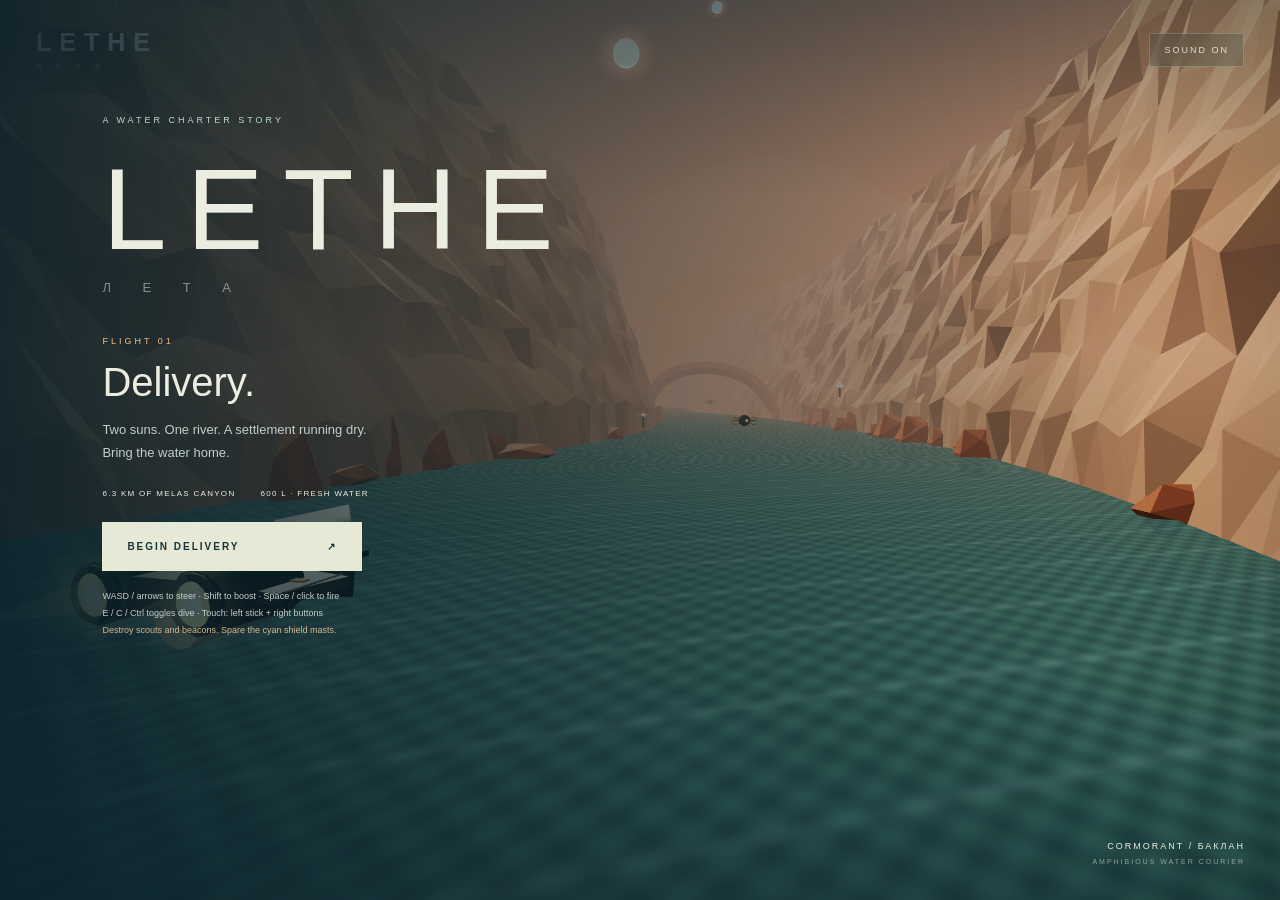
<file: codex/index.html>
<!doctype html><html lang="en"><head><meta charset="UTF-8"><meta name="viewport" content="width=device-width,initial-scale=1,maximum-scale=1,user-scalable=no"><meta name="theme-color" content="#192b2c"><link rel="icon" href="data:, "><title>LETHE — Delivery</title><link rel="stylesheet" href="style.css"><script type="importmap">{"imports":{"three":"./lib/three.module.min.js","three/addons/":"./lib/addons/"}}</script></head><body class="menu"><div id="game"></div><div id="vignette"></div><div id="radiation"></div><header><a class="wordmark">LETHE<span>Л Е Т А</span></a><div class="mission">01 / DELIVERY<span>MELAS CHASMA · 2294</span></div><button id="sound">SOUND ON</button></header><div id="hud"><div class="route"><span>DESTINATION / ТИФОНИЯ</span><strong id="distance">6.3 <small>KM</small></strong><div class="track"><i id="progress"></i></div><p>A <span>WATER CHARTER ROUTE 07</span> B</p></div><div class="telemetry"><div><label>CARGO / ГРУЗ</label><b id="cargo">100%</b><meter id="cargoBar" max="100" value="100"></meter></div><div><label>PILOT / ЗДОРОВЬЕ</label><b id="health">100%</b><meter id="healthBar" max="100" value="100"></meter></div><div><label>AIR / ВОЗДУХ</label><b id="air">60s</b><meter id="airBar" max="60" value="60"></meter></div></div><div class="crosshair">·</div><div id="notice">FLIGHT CORRIDOR · SHIELD ACTIVE</div><div class="bottom"><div class="velocity"><strong id="speed">148</strong><span>KM/H</span></div><div class="status"><i></i><span id="mode">ATMOSPHERIC FLIGHT</span><small id="radLabel">RADIATION 00%</small></div><div class="points"><span>CONTRACT BONUS</span><b id="score">00000</b></div></div><div id="controls"><div id="stick"><div id="knob"></div></div><div class="actions"><button id="tilt">TILT OFF</button><button id="boost">BOOST <small>SHIFT</small></button><button id="dive">DIVE <small>E / C</small></button><button id="fire">FIRE <small>SPACE</small></button></div></div></div><div id="start" class="overlay"><div class="eyebrow">A WATER CHARTER STORY</div><h1>LETHE<span>Л Е Т А</span></h1><div class="intro"><span>FLIGHT 01</span><h2>Delivery.</h2><p>Two suns. One river. A settlement running dry.<br>Bring the water home.</p><div class="brief"><span>6.3 KM OF MELAS CANYON</span><span>600 L · FRESH WATER</span></div><button id="launch" class="primary">BEGIN DELIVERY <span>↗</span></button><p class="instructions">WASD / arrows to steer · Shift to boost · Space / click to fire<br>E / C / Ctrl toggles dive · Touch: left stick + right buttons<br><em>Destroy scouts and beacons. Spare the cyan shield masts.</em></p></div><div class="edition">CORMORANT / БАКЛАН <span>AMPHIBIOUS WATER COURIER</span></div></div><div id="result" class="overlay hidden"><div class="eyebrow">FLIGHT RECORDER / БОРТОВОЙ ЖУРНАЛ</div><h2 id="resultTitle">Water delivered.</h2><p id="resultText"></p><div id="stats"></div><button id="retry" class="primary">FLY AGAIN ↗</button></div><div id="portrait">↻<span>Rotate to landscape</span><small>THE CANYON IS WIDER THAN THIS.</small></div><script type="module" src="game.js"></script></body></html>
</file>
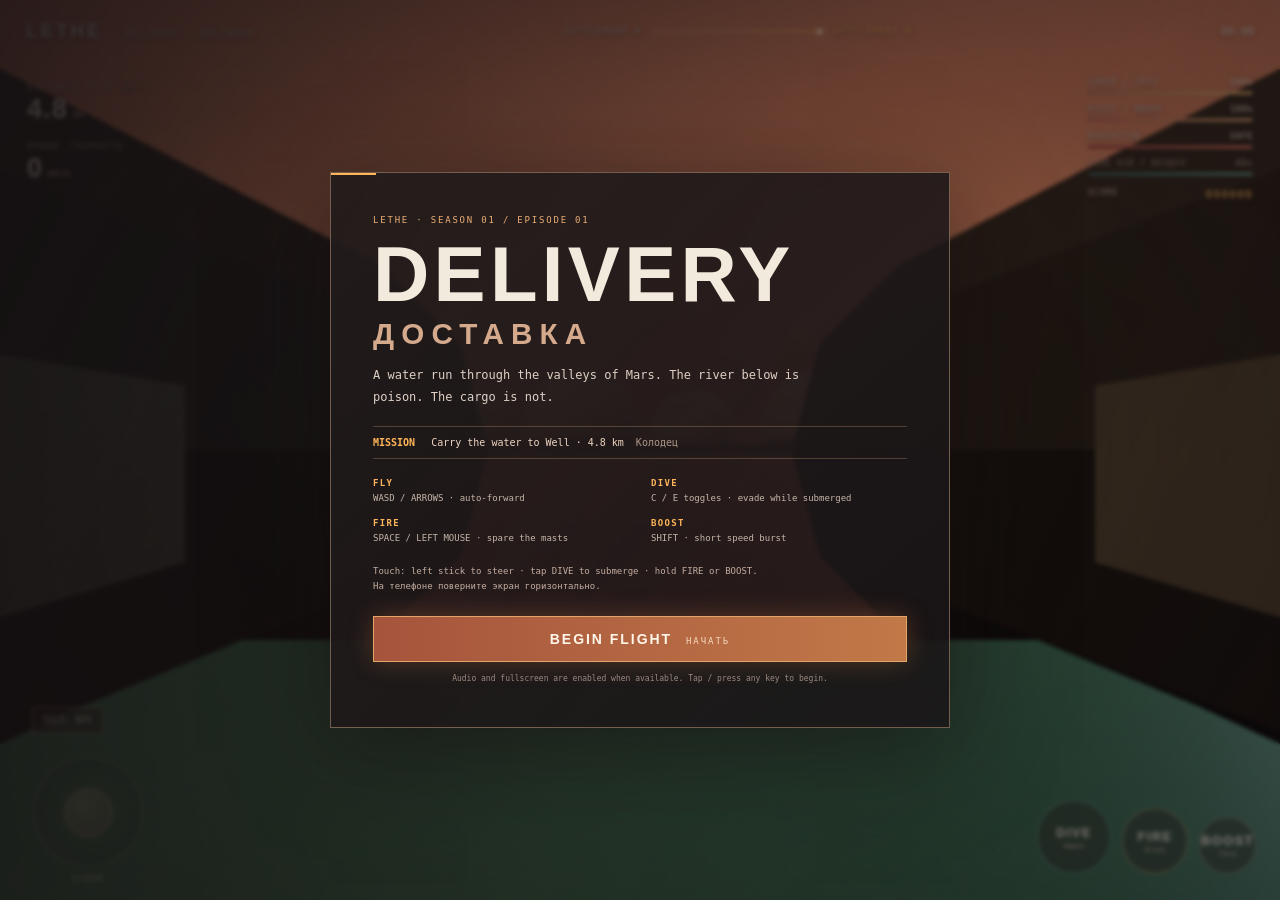
<file: copilot/index.html>
<!doctype html>
<html lang="en">
<head>
  <meta charset="utf-8">
  <meta name="viewport" content="width=device-width,initial-scale=1,maximum-scale=1,user-scalable=no,viewport-fit=cover">
  <meta name="theme-color" content="#221a1a">
  <title>LETHE (ЛЕТА) — Delivery</title>
  <link rel="icon" href="data:,">
  <link rel="stylesheet" href="./style.css">
  <script type="importmap">
    {"imports":{"three":"./lib/three.module.min.js","three/addons/":"./lib/addons/"}}
  </script>
</head>
<body>
  <main id="game" aria-label="Lethe: Delivery">
    <canvas id="view"></canvas>
    <div id="vignette"></div>
    <div id="radiation"></div>
    <div id="portrait">ROTATE TO LANDSCAPE<br><span>ПОВЕРНИТЕ ЭКРАН</span></div>
    <section id="hud" aria-live="polite">
      <header class="topline">
        <div class="brand">LETHE <small>· DELIVERY / ДОСТАВКА</small></div>
        <div class="route"><span>SETTLEMENT A</span><i></i><b>SETTLEMENT B</b></div>
        <div id="clock">00:00</div>
      </header>
      <div class="left-readouts">
        <div class="readout"><div class="label">DISTANCE TO B <span>ДО Б</span></div><div class="value"><strong id="distance">4.8</strong><small>KM</small></div></div>
        <div class="readout"><div class="label">SPEED <span>СКОРОСТЬ</span></div><div class="value"><strong id="speed">0</strong><small>KM/H</small></div></div>
      </div>
      <div class="right-readouts">
        <div class="meter-block"><div class="meter-label">CARGO / ГРУЗ <strong id="cargo-text">100%</strong></div><div class="meter"><i id="cargo-bar"></i></div></div>
        <div class="meter-block health"><div class="meter-label">PILOT / ПИЛОТ <strong id="health-text">100%</strong></div><div class="meter"><i id="health-bar"></i></div></div>
        <div class="meter-block radiation-meter"><div class="meter-label">RADIATION <strong id="radiation-text">SAFE</strong></div><div class="meter"><i id="radiation-bar"></i></div></div>
        <div class="meter-block air"><div class="meter-label">DIVE AIR / ВОЗДУХ <strong id="air-text">60s</strong></div><div class="meter"><i id="air-bar"></i></div></div>
        <div class="score">SCORE <span id="score">000000</span></div>
      </div>
      <div id="zone" class="zone">SHIELDED</div>
      <div id="alert" class="alert"></div>
      <div id="reticle"><i></i><b></b></div>
      <div id="underwater-label">HYDROJET · SUBMERGED</div>
    </section>
    <section id="controls" aria-label="Flight controls">
      <div id="stick" class="stick" aria-label="Steer">
        <div class="stick-ring"></div><div id="stick-knob" class="stick-knob"></div>
        <small>STEER</small>
      </div>
      <button id="tilt" class="tilt" type="button">TILT: OFF</button>
      <div class="action-buttons">
        <button id="dive" class="action dive" type="button"><span>DIVE</span><small>Нырок</small></button>
        <button id="fire" class="action fire" type="button"><span>FIRE</span><small>Огонь</small></button>
        <button id="boost" class="action boost" type="button"><span>BOOST</span><small>Тяга</small></button>
      </div>
    </section>
    <section id="start" class="overlay">
      <div class="card intro">
        <div class="eyebrow">LETHE · SEASON 01 / EPISODE 01</div>
        <h1>DELIVERY<span>ДОСТАВКА</span></h1>
        <p class="story">A water run through the valleys of Mars. The river below is poison. The cargo is not.</p>
        <div class="missionline"><b>MISSION</b> Carry the water to Well · 4.8 km <span>Колодец</span></div>
        <div class="brief-grid">
          <div><b>FLY</b><span>WASD / ARROWS · auto-forward</span></div>
          <div><b>DIVE</b><span>C / E toggles · evade while submerged</span></div>
          <div><b>FIRE</b><span>SPACE / LEFT MOUSE · spare the masts</span></div>
          <div><b>BOOST</b><span>SHIFT · short speed burst</span></div>
        </div>
        <p class="mobile-hint">Touch: left stick to steer · tap DIVE to submerge · hold FIRE or BOOST.<br>На телефоне поверните экран горизонтально.</p>
        <button id="start-button" class="primary" type="button">BEGIN FLIGHT <span>НАЧАТЬ</span></button>
        <div class="subnote">Audio and fullscreen are enabled when available. Tap / press any key to begin.</div>
      </div>
    </section>
    <section id="result" class="overlay hidden">
      <div class="card outcome">
        <div id="result-kicker" class="eyebrow">FLIGHT REPORT · LETHE NETWORK</div>
        <h2 id="result-title">DELIVERY COMPLETE</h2>
        <p id="result-copy"></p>
        <div class="result-grid">
          <div><span>TIME / ВРЕМЯ</span><b id="result-time">00:00</b></div>
          <div><span>CARGO / ГРУЗ</span><b id="result-cargo">100%</b></div>
          <div><span>SCORE / ОЧКИ</span><b id="result-score">000000</b></div>
          <div><span>HEALTH / ЗДОРОВЬЕ</span><b id="result-health">100%</b></div>
        </div>
        <button id="retry" class="primary" type="button">FLY AGAIN <span>ПОВТОРИТЬ</span></button>
      </div>
    </section>
  </main>
  <script type="module" src="./src/game.js"></script>
</body>
</html>
</file>
<file: codex/style.css>
:root{color-scheme:dark;font-family:Arial,Helvetica,sans-serif;color:#ecede1;background:#182e31}*{box-sizing:border-box}body{margin:0;overflow:hidden;touch-action:none;user-select:none}canvas{display:block;width:100%;height:100%}#game,#vignette,#radiation{position:fixed;inset:0}#vignette{pointer-events:none;box-shadow:inset 0 0 180px #091d2255;background:linear-gradient(#142a3038,transparent 22%,transparent 75%,#081d2855)}#radiation{pointer-events:none;background:#ed332b;opacity:0;mix-blend-mode:screen}header{position:fixed;top:28px;left:36px;right:36px;display:flex;align-items:center;gap:45px;z-index:3}.wordmark{font-size:25px;letter-spacing:8px;font-weight:700}.wordmark span{display:block;font-size:8px;letter-spacing:6px;margin-top:5px;opacity:.6}.mission{font-size:11px;letter-spacing:2px}.mission span{display:block;font-size:8px;opacity:.6;margin-top:7px}button{font:inherit;color:inherit;cursor:pointer;border:1px solid #d8e7d846;background:#142e3338;backdrop-filter:blur(8px);letter-spacing:2px;touch-action:none}#sound{margin-left:auto;font-size:9px;padding:11px 14px}.route{position:fixed;right:36px;top:112px;width:230px}.route>span,label{font-size:9px;letter-spacing:1.6px;opacity:.7}.route strong{display:block;font-size:36px;font-weight:400;margin:8px 0}.route small{font-size:12px;opacity:.6}.track{height:2px;background:#e9e7ce33}.track i{height:2px;background:#aee9d9;display:block;width:0}.route p{font-size:9px;display:flex;justify-content:space-between}.route p span{font-size:7px;letter-spacing:1px;opacity:.6}.telemetry{position:fixed;left:36px;top:122px;width:170px}.telemetry>div{margin-bottom:20px;display:grid;grid-template-columns:1fr auto;gap:8px}.telemetry b{font-size:12px;font-weight:400}meter{grid-column:1/3;width:100%;height:3px;border:0;background:#eef2dc33}meter::-webkit-meter-bar{background:#eef2dc22;border:0}meter::-webkit-meter-optimum-value{background:#b0e2cd}.crosshair{position:fixed;top:46%;left:50%;height:36px;width:36px;transform:translate(-50%,-50%);border:1px solid #e4efcc55;border-radius:50%;text-align:center;font-size:25px;line-height:30px}#notice{position:fixed;top:27%;left:50%;transform:translateX(-50%);font-size:8px;letter-spacing:2px;white-space:nowrap;opacity:.7}.bottom{position:fixed;bottom:28px;left:36px;right:36px;display:flex;align-items:flex-end;gap:24px}.velocity strong{font-size:42px;font-weight:300;letter-spacing:-2px}.velocity>span{font-size:9px;margin-left:8px;opacity:.6}.status{font-size:9px;letter-spacing:1.5px;padding-bottom:5px}.status i{display:inline-block;width:5px;height:5px;background:#b6ead3;border-radius:50%;margin-right:8px}.status small{display:block;font-size:8px;margin:8px 0 0 13px;opacity:.6}.points{margin-left:auto;text-align:right}.points span{display:block;font-size:8px;letter-spacing:2px;opacity:.6}.points b{font-size:25px;letter-spacing:3px;font-weight:400;display:block;margin-top:7px}#controls{position:fixed;inset:0;pointer-events:none}#stick{position:absolute;bottom:108px;left:50px;width:108px;height:108px;border:1px solid #e0eada33;border-radius:50%;pointer-events:auto;background:#17333412}#knob{position:absolute;width:40px;height:40px;left:calc(50% - 20px);top:calc(50% - 20px);border-radius:50%;border:1px solid #edf7df77;background:#e3f7df11}.actions{position:absolute;right:35px;bottom:112px;display:flex;gap:9px;align-items:flex-end;pointer-events:auto}.actions button{height:48px;padding:0 15px;font-size:9px}.actions button small{display:block;font-size:7px;margin-top:5px;opacity:.5}#fire{height:74px;width:74px;border-radius:50%;border-color:#f2c38e88;color:#ffe0b4}button:active,button.active{background:#c3e0c944}#tilt{font-size:7px;padding:0 9px;height:30px}.overlay{position:fixed;inset:0;z-index:5;padding:115px 8% 40px;background:linear-gradient(90deg,#0b222be8,#142c3470 55%,transparent)}.eyebrow{font-size:9px;letter-spacing:3px;color:#bad8cd}h1{font-size:clamp(60px,9vw,135px);font-weight:400;letter-spacing:20px;line-height:.95;margin:30px 0}h1 span{display:block;font-size:13px;letter-spacing:14px;margin-top:18px;opacity:.5}.intro{margin-top:35px}.intro>span{font-size:9px;letter-spacing:3px;color:#f1ba85}h2{font-size:40px;font-weight:400;margin:12px 0}.intro p,#result p{font-size:13px;line-height:1.8;color:#c1cec9}.brief{display:flex;gap:25px;font-size:8px;letter-spacing:1.3px;margin:24px 0}.primary{background:#e5e9d5;color:#183438;border:0;padding:19px 25px;min-width:260px;text-align:left;font-size:10px;font-weight:bold;letter-spacing:2px}.primary span{float:right}.instructions{font-size:9px!important;line-height:1.9!important;margin-top:17px}.instructions em{font-style:normal;color:#d5b58f}.edition{position:absolute;right:35px;bottom:35px;font-size:9px;letter-spacing:2px;text-align:right}.edition span{display:block;font-size:7px;opacity:.55;margin-top:7px}.hidden{display:none!important}#result{padding-top:22vh}#stats{display:flex;gap:40px;margin:35px 0}#stats span{font-size:9px;letter-spacing:2px}#stats b{display:block;font-size:30px;margin-top:10px;font-weight:400}#portrait{display:none}body.menu #hud{opacity:0;pointer-events:none}body.menu header .mission{opacity:0}@media(max-height:700px){.overlay{padding-top:85px}h1{font-size:68px;margin:15px 0}.intro{margin-top:20px}h2{font-size:31px}.intro p{margin:8px 0}.brief{margin:16px 0}.instructions{margin-top:12px}.telemetry{top:105px}.route{top:105px}.actions{bottom:90px}#stick{bottom:85px}}@media(pointer:fine){#stick{opacity:.35}.actions{opacity:.65}}@media(max-width:800px){header{top:18px;left:22px;right:22px}.mission{font-size:9px}.route{right:22px;width:155px;top:85px}.route strong{font-size:27px}.route p span{display:none}.telemetry{left:22px;top:90px;width:130px}.telemetry>div{margin-bottom:12px}label{font-size:7px}.bottom{left:22px;right:22px;bottom:15px}.actions{right:22px;bottom:77px}.actions button{padding:0 10px}#stick{left:30px;bottom:77px;width:90px;height:90px}.overlay{padding:80px 7% 20px}h1{font-size:54px;margin:8px 0}h1 span{font-size:9px;margin-top:10px}.intro{margin-top:14px}h2{font-size:27px}.intro p{font-size:11px}.brief{margin:12px 0}.primary{padding:14px 20px}.edition{font-size:7px;right:20px;bottom:20px}.instructions{font-size:8px!important}.eyebrow{font-size:7px}}@media(orientation:portrait){#portrait{position:fixed;inset:0;z-index:20;background:#142b30;display:flex;align-items:center;justify-content:center;flex-direction:column;font-size:70px;color:#d9e3d3}#portrait span{font-size:18px;margin:25px}#portrait small{font-size:8px;letter-spacing:2px}}
@media (max-height:450px) and (orientation:landscape){#start{padding:85px 6% 15px}#start h1{font-size:60px;letter-spacing:12px;margin-top:24px}#start .intro{position:absolute;left:49%;right:5%;top:70px;margin:0}#start h2{font-size:25px;margin:7px 0}#start .intro p{line-height:1.5;margin:7px 0}#start .brief{font-size:7px;gap:14px;margin:12px 0}#start .instructions{font-size:7px!important;line-height:1.6!important;margin-top:10px}#start .edition{left:6%;right:auto;text-align:left;bottom:25px}#stats{gap:22px;margin:20px 0}#stats b{font-size:24px}#result{padding-top:95px}}
</file>
<file: copilot/style.css>
:root{color-scheme:dark;--ink:#f2eadc;--muted:#b9a9a0;--amber:#ffb65a;--cyan:#70eee3;--red:#ff5d4e}
*{box-sizing:border-box;-webkit-tap-highlight-color:transparent}
html,body,#game{width:100%;height:100%;margin:0;overflow:hidden;background:#26191a;color:var(--ink)}
body{font-family:"IBM Plex Mono",monospace;touch-action:none;user-select:none}
#view{position:absolute;inset:0;width:100%;height:100%;display:block}
#vignette,#radiation{position:absolute;inset:0;pointer-events:none;z-index:2}
#vignette{background:radial-gradient(ellipse at center,transparent 42%,rgba(19,12,15,.34) 100%)}
body.underwater #vignette{background:linear-gradient(rgba(5,39,48,.32),rgba(5,27,39,.48))}
#radiation{opacity:0;background:radial-gradient(ellipse at center,rgba(255,25,20,.04),rgba(211,24,18,.43));mix-blend-mode:screen;transition:opacity .2s}
#hud{position:absolute;inset:0;z-index:3;pointer-events:none;font-size:10px;text-shadow:0 1px 5px #211719}
.topline{position:absolute;top:20px;left:26px;right:26px;display:flex;align-items:center;justify-content:space-between}
.brand{font:700 19px "Barlow Condensed",sans-serif;letter-spacing:.15em}.brand small{font:10px "IBM Plex Mono",monospace;color:#dcc4b2;letter-spacing:.08em}
.route{display:flex;align-items:center;gap:11px;color:#e1c9b8;font-size:9px;letter-spacing:.12em}.route b{color:var(--amber);font-weight:500}.route i{width:min(17vw,170px);height:1px;background:linear-gradient(90deg,#d7aa8a,#ffb65a);position:relative}.route i:after{content:"";position:absolute;width:5px;height:5px;border-radius:50%;background:#fff1d0;right:0;top:-2px;box-shadow:0 0 8px var(--amber)}
#clock{font-size:11px;color:#e3cbbc}
.left-readouts{position:absolute;left:27px;top:82px;display:grid;gap:16px}.label,.meter-label{color:#d8c2b4;font-size:9px;letter-spacing:.12em}.label span{color:#a9978f;margin-left:5px}.value{margin-top:2px}.value strong{font:600 27px "Barlow Condensed",sans-serif;letter-spacing:.04em}.value small{font-size:9px;color:#d7b9a3;margin-left:5px}
.right-readouts{position:absolute;top:78px;right:27px;width:165px;display:grid;gap:10px}.meter-label{display:flex;justify-content:space-between;font-size:8px}.meter-label strong{color:#f5e4d1;font-weight:500}.meter{margin-top:4px;height:4px;background:rgba(20,17,18,.55);border:1px solid rgba(255,255,255,.12)}.meter i{display:block;width:100%;height:100%;background:linear-gradient(90deg,#cd7653,#ffc16a);transition:width .12s}.health .meter i{background:linear-gradient(90deg,#dd6753,#ffb66e)}.radiation-meter .meter i{background:linear-gradient(90deg,#ae312e,#ff7560)}.air .meter i{background:linear-gradient(90deg,#218d95,#7cfae8)}.air{opacity:.66}.score{margin-top:2px;color:#d6bfae;font-size:8px;letter-spacing:.16em}.score span{float:right;color:var(--amber);font-size:11px}
.zone{position:absolute;top:50%;left:50%;transform:translate(-50%,-50%);font-size:8px;letter-spacing:.22em;color:#c5ecd9;opacity:0;transition:opacity .3s}.zone.show{opacity:.8}.zone.danger{color:#ff756a}
.alert{position:absolute;left:50%;top:22%;transform:translateX(-50%);font-size:10px;letter-spacing:.2em;color:#ffd39a;opacity:0;transition:opacity .2s}.alert.show{opacity:1}
#reticle{position:absolute;left:50%;top:49%;width:26px;height:26px;transform:translate(-50%,-50%);opacity:.45}#reticle:before,#reticle:after{content:"";position:absolute;background:#f5dfc7}#reticle:before{width:1px;height:7px;left:13px;top:0;box-shadow:0 19px #f5dfc7}#reticle:after{height:1px;width:7px;top:13px;left:0;box-shadow:19px 0 #f5dfc7}#reticle i,#reticle b{position:absolute;width:3px;height:3px;border:1px solid #f5dfc7;border-radius:50%;left:11px;top:11px}
#underwater-label{position:absolute;bottom:14%;left:50%;transform:translateX(-50%);color:#8af5e8;letter-spacing:.22em;font-size:10px;opacity:0;transition:opacity .2s;text-shadow:0 0 12px #00c8d3}body.underwater #underwater-label{opacity:.8}body.underwater .air{opacity:1}
#controls{position:absolute;z-index:4;inset:0;pointer-events:none}.stick{position:absolute;pointer-events:auto;left:25px;bottom:25px;width:126px;height:126px;display:grid;place-items:center;touch-action:none;opacity:.88}.stick-ring{position:absolute;inset:8px;border:1px solid rgba(245,220,197,.4);border-radius:50%;background:radial-gradient(circle,rgba(255,255,255,.035),rgba(20,12,14,.22));box-shadow:inset 0 0 25px #1b111333}.stick-knob{position:absolute;width:47px;height:47px;border-radius:50%;border:1px solid rgba(255,213,172,.65);background:radial-gradient(circle at 35% 30%,#ffe2bb55,#6b433e88);box-shadow:0 0 14px #e8a56933}.stick small{position:absolute;bottom:-9px;font-size:8px;letter-spacing:.18em;color:#e5c9b5}
.action-buttons{position:absolute;right:24px;bottom:26px;display:flex;align-items:flex-end;gap:11px;pointer-events:auto}.action,.tilt{color:#f5e7d8;background:rgba(34,24,24,.52);border:1px solid rgba(246,201,164,.4);font-family:inherit;cursor:pointer;touch-action:none;backdrop-filter:blur(5px)}.action{width:66px;height:66px;border-radius:50%;display:flex;flex-direction:column;align-items:center;justify-content:center;gap:2px}.action span{font:700 13px "Barlow Condensed",sans-serif;letter-spacing:.1em}.action small{font-size:7px;color:#d3b5a0}.dive{width:74px;height:74px;border-color:#78dace77}.fire{border-color:#ffc27a88}.boost{width:57px;height:57px}.action.active{background:#bd714c99;box-shadow:0 0 16px #f1a76655}.dive.active{background:#198b9199}.tilt{position:absolute;left:32px;bottom:166px;padding:8px 10px;font-size:8px;letter-spacing:.08em;border-radius:2px;pointer-events:auto}
.overlay{position:absolute;z-index:8;inset:0;background:linear-gradient(115deg,rgba(22,17,19,.87),rgba(29,20,19,.56) 55%,rgba(22,17,19,.38));display:grid;place-items:center;padding:22px;backdrop-filter:blur(2px)}.overlay.hidden{display:none}.card{width:min(620px,92vw);padding:clamp(22px,4vw,42px);border:1px solid rgba(239,195,157,.4);background:linear-gradient(140deg,rgba(34,27,27,.94),rgba(25,21,23,.86));box-shadow:0 22px 90px #140e0e8a;position:relative}.card:before{content:"";position:absolute;left:0;top:0;width:45px;height:2px;background:var(--amber)}.eyebrow{color:#ecae74;font-size:9px;letter-spacing:.2em}.intro h1{font:800 clamp(43px,9vw,78px)/.88 "Barlow Condensed",sans-serif;letter-spacing:.055em;margin:15px 0 12px}.intro h1 span{display:block;font-size:.38em;letter-spacing:.24em;color:#d4a98c;margin-top:12px}.story{max-width:470px;color:#dfd0c5;font-size:12px;line-height:1.8;margin:18px 0}.missionline{border-top:1px solid #c99b7650;border-bottom:1px solid #c99b7650;padding:10px 0;color:#f0d6c2;font-size:10px}.missionline b{color:var(--amber);margin-right:10px}.missionline span{color:#ad9888;margin-left:6px}.brief-grid{display:grid;grid-template-columns:1fr 1fr;gap:12px 22px;margin:19px 0}.brief-grid div{display:grid;gap:4px}.brief-grid b{font-size:9px;color:var(--amber);letter-spacing:.15em}.brief-grid span{font-size:9px;color:#c5b6aa;line-height:1.5}.mobile-hint{font-size:9px;line-height:1.7;color:#c4ada0}.primary{width:100%;border:1px solid #e3a469;background:linear-gradient(90deg,#a6543c,#c17948);color:#fff5e9;padding:14px 15px;margin-top:12px;font:700 14px "Barlow Condensed",sans-serif;letter-spacing:.14em;cursor:pointer;box-shadow:0 0 25px #e8834644}.primary span{font:9px "IBM Plex Mono",monospace;color:#f6d7bc;margin-left:8px}.subnote{margin-top:11px;font-size:8px;color:#9c8981;text-align:center;line-height:1.5}
.outcome h2{font:700 clamp(30px,6vw,48px) "Barlow Condensed",sans-serif;letter-spacing:.08em;margin:16px 0 8px}.outcome p{color:#cdbeb1;font-size:11px}.result-grid{display:grid;grid-template-columns:1fr 1fr;gap:1px;background:#d0a07736;margin:24px 0}.result-grid div{padding:13px;background:#241d1e}.result-grid span{display:block;color:#b5a094;font-size:8px;letter-spacing:.12em}.result-grid b{display:block;margin-top:6px;font:600 23px "Barlow Condensed",sans-serif;color:#f4d4b4}
#portrait{display:none;position:absolute;z-index:10;inset:0;background:#22191b;place-items:center;text-align:center;color:#f0c39b;font:700 17px "Barlow Condensed",sans-serif;letter-spacing:.16em}#portrait span{font:9px "IBM Plex Mono",monospace;color:#b59d8e}
@media(max-width:700px){.topline{top:12px;left:14px;right:14px}.brand{font-size:16px}.brand small{font-size:7px}.route{gap:5px;font-size:7px}.route i{width:9vw}.left-readouts{left:15px;top:58px;gap:10px}.right-readouts{right:14px;top:58px;width:126px;gap:7px}.value strong{font-size:22px}.label,.meter-label{font-size:7px}.stick{left:9px;bottom:16px;transform:scale(.86);transform-origin:bottom left}.tilt{left:20px;bottom:137px}.action-buttons{right:11px;bottom:17px;gap:7px}.action{width:58px;height:58px}.dive{width:65px;height:65px}.boost{width:51px;height:51px}.card{padding:23px}.intro h1{font-size:50px}.brief-grid{gap:10px}.story{font-size:11px}.subnote{display:none}}
@media(orientation:portrait) and (max-width:900px){#portrait{display:grid}}
@media(max-height:500px){.overlay{align-items:start;overflow-y:auto;touch-action:pan-y}.card{margin:auto 0}}
@media(min-width:1000px){.action-buttons{opacity:.74}.stick{opacity:.62}}
</file>
